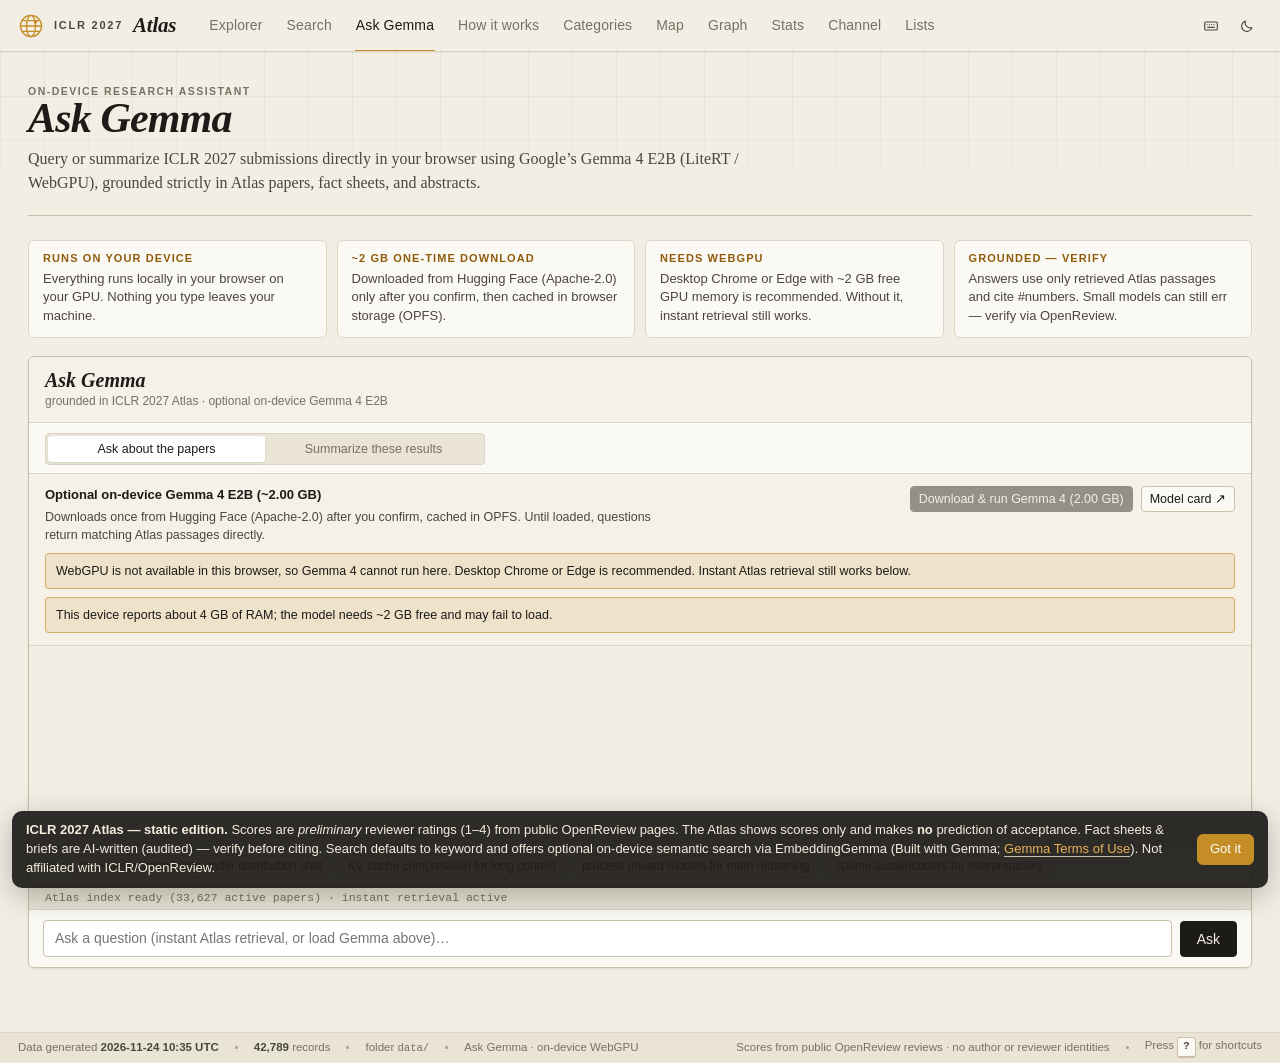
<file: ask.html>
<!doctype html>
<html lang="en">
<head>
<meta charset="utf-8">
<meta name="viewport" content="width=device-width, initial-scale=1">
<title>Ask Gemma · ICLR 2027 Atlas</title>
<meta name="description" content="Ask questions or summarize ICLR 2027 papers on your own device with Gemma 4 E2B (WebGPU / LiteRT) grounded in Atlas data.">
<link rel="icon" href="assets/img/favicon.svg" type="image/svg+xml">
<link rel="stylesheet" href="assets/css/atlas.css">
<link rel="stylesheet" href="assets/css/pages.css">
<link rel="stylesheet" href="assets/css/atlas-gemma.css">
<script>try{var t=localStorage.getItem("atlas.theme");if(t==="light"||t==="dark")document.documentElement.dataset.theme=t}catch(e){}</script>
</head>
<body data-page="ask">
<header id="topbar" class="topbar"></header>
<main class="page">
  <div class="page-head">
    <div>
      <div class="eyebrow">On-device research assistant</div>
      <h1>Ask Gemma</h1>
      <p class="lede">Query or summarize ICLR 2027 submissions directly in your browser using Google’s Gemma 4 E2B (LiteRT / WebGPU), grounded strictly in Atlas papers, fact sheets, and abstracts.</p>
    </div>
  </div>

  <div class="ask-notices" aria-label="Before you start">
    <div class="ask-notice"><b>Runs on your device</b>Everything runs locally in your browser on your GPU. Nothing you type leaves your machine.</div>
    <div class="ask-notice"><b>~2 GB one-time download</b>Downloaded from Hugging Face (Apache-2.0) only after you confirm, then cached in browser storage (OPFS).</div>
    <div class="ask-notice"><b>Needs WebGPU</b>Desktop Chrome or Edge with ~2 GB free GPU memory is recommended. Without it, instant retrieval still works.</div>
    <div class="ask-notice"><b>Grounded — verify</b>Answers use only retrieved Atlas passages and cite #numbers. Small models can still err — verify via OpenReview.</div>
  </div>

  <div id="atlas-gemma-host"></div>
</main>
<footer id="foot" class="foot"></footer>

<script defer src="assets/js/atlas-gemma-rag.js"></script>
<script defer src="assets/js/atlas-gemma.js"></script>
<script type="module">
  import { mountShell, setFooter } from "./assets/js/atlas.js";
  mountShell("ask", { keys: [] });

  function boot() {
    const host = document.getElementById("atlas-gemma-host");
    if (!window.AtlasGemma || !host) return;
    window.AtlasGemma.mountInline(host);

    const qs = new URLSearchParams(location.search);
    const q = qs.get("q") || "";
    const ids = qs.get("ids") || "";
    const mode = qs.get("mode") || "";
    if (mode === "summarize" || ids) {
      window.AtlasGemma.summarize(ids ? ids.split(",") : [], q);
    } else if (q) {
      window.AtlasGemma.open({ query: q, autoSend: true });
    }

    if (window.AtlasGemmaRAG) {
      window.AtlasGemmaRAG.ready().then(() => {
        const meta = window.AtlasGemmaRAG.meta() || {};
        setFooter({ generated: meta.generated, records: window.AtlasGemmaRAG.count(), extra: "Ask Gemma · on-device WebGPU" });
      }).catch(() => {});
    }
  }

  if (document.readyState === "loading") document.addEventListener("DOMContentLoaded", boot);
  else boot();
</script>
<div id="atlas-notice" style="position:fixed;left:12px;right:12px;bottom:12px;z-index:9999;display:none;gap:12px;align-items:center;justify-content:space-between;padding:10px 14px;border-radius:10px;background:rgba(29,27,23,.92);color:#f3ecdd;font:13px/1.45 Bahnschrift,'Segoe UI',sans-serif;box-shadow:0 8px 30px rgba(0,0,0,.25)">
<span><b>ICLR 2027 Atlas — static edition.</b> Scores are <i>preliminary</i> reviewer ratings (1–4) from public OpenReview pages. The Atlas shows scores only and makes <b>no</b> prediction of acceptance. Fact sheets &amp; briefs are AI-written (audited) — verify before citing. Search defaults to keyword and offers optional on-device semantic search via EmbeddingGemma (Built with Gemma; <a href="https://ai.google.dev/gemma/terms" target="_blank" style="color:#e6b257">Gemma Terms of Use</a>). Not affiliated with ICLR/OpenReview.</span>
<button onclick="localStorage.setItem('atlasNotice','1');this.parentNode.remove()" style="flex:none;border:1px solid #c58d26;background:#c58d26;color:#fff;border-radius:6px;padding:5px 12px;cursor:pointer">Got it</button></div>
<script>if(!localStorage.getItem('atlasNotice'))document.getElementById('atlas-notice').style.display='flex';</script>
</body>
</html>
</file>
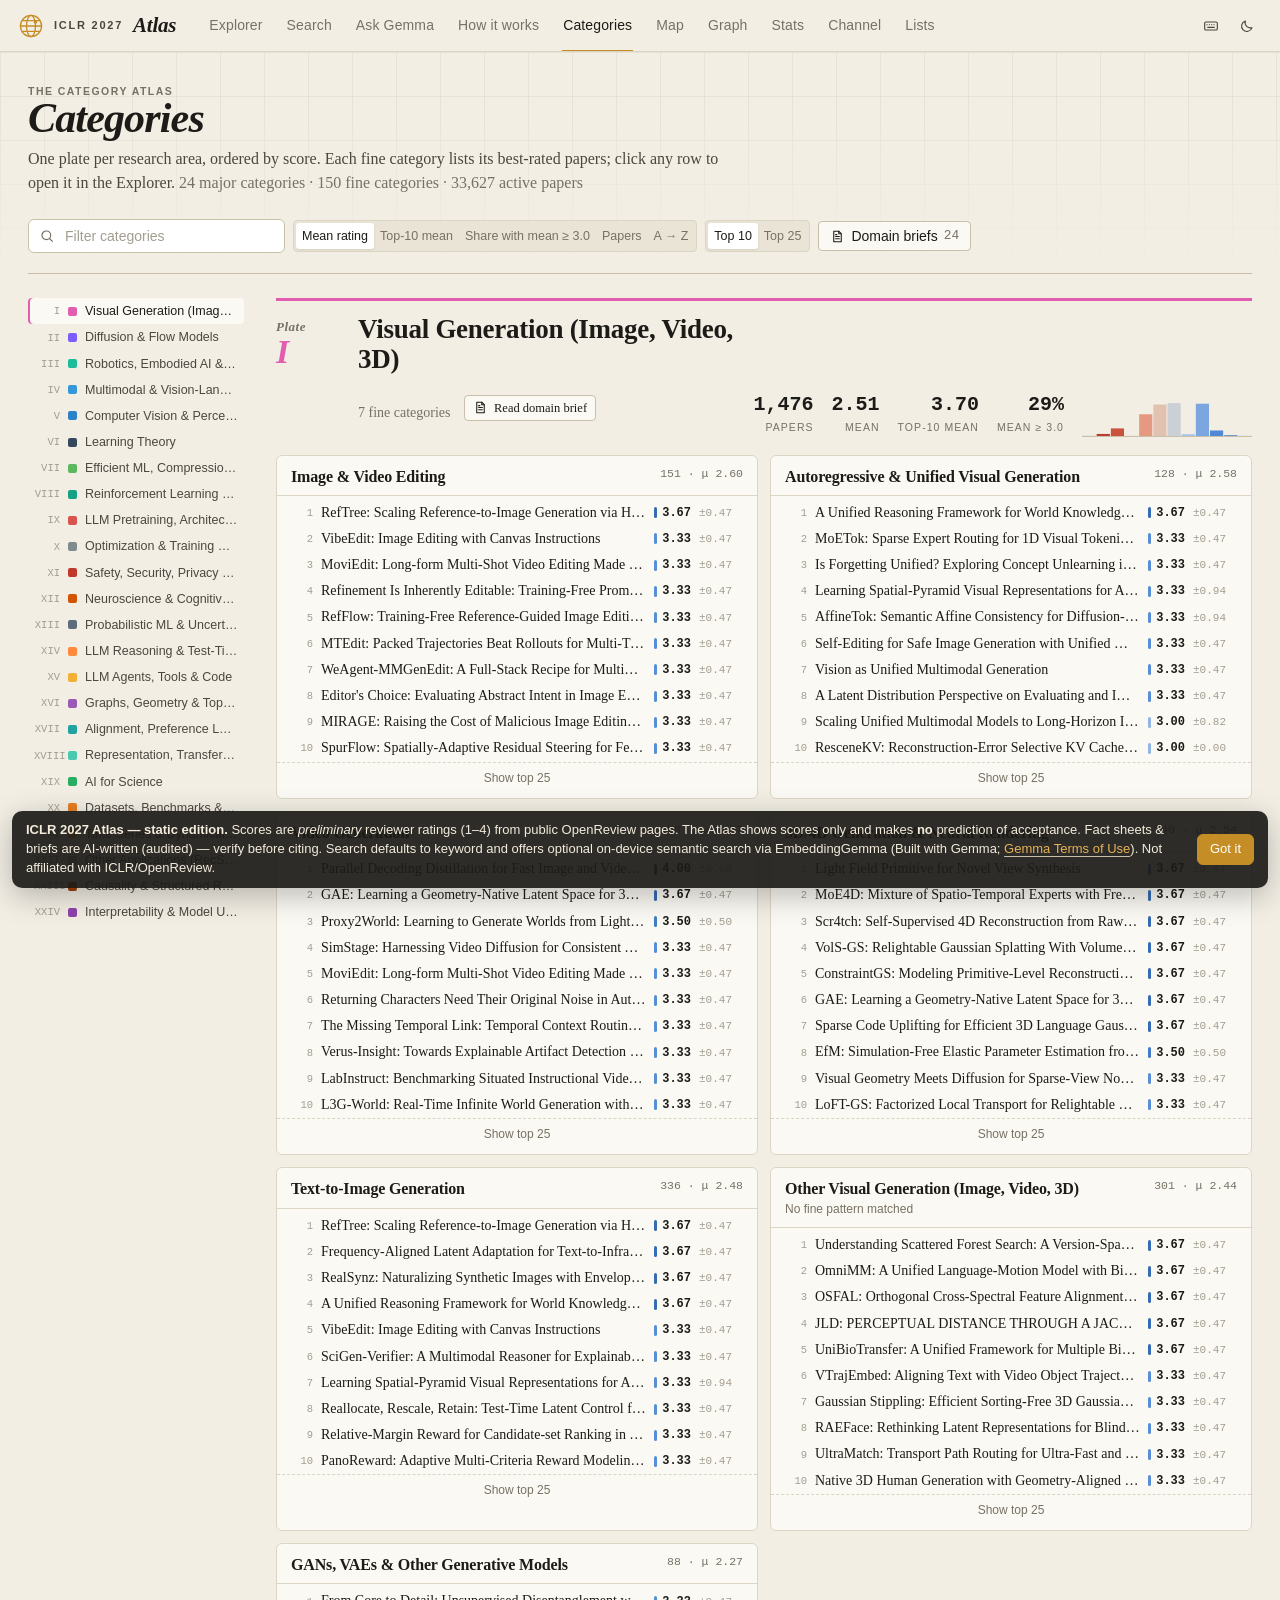
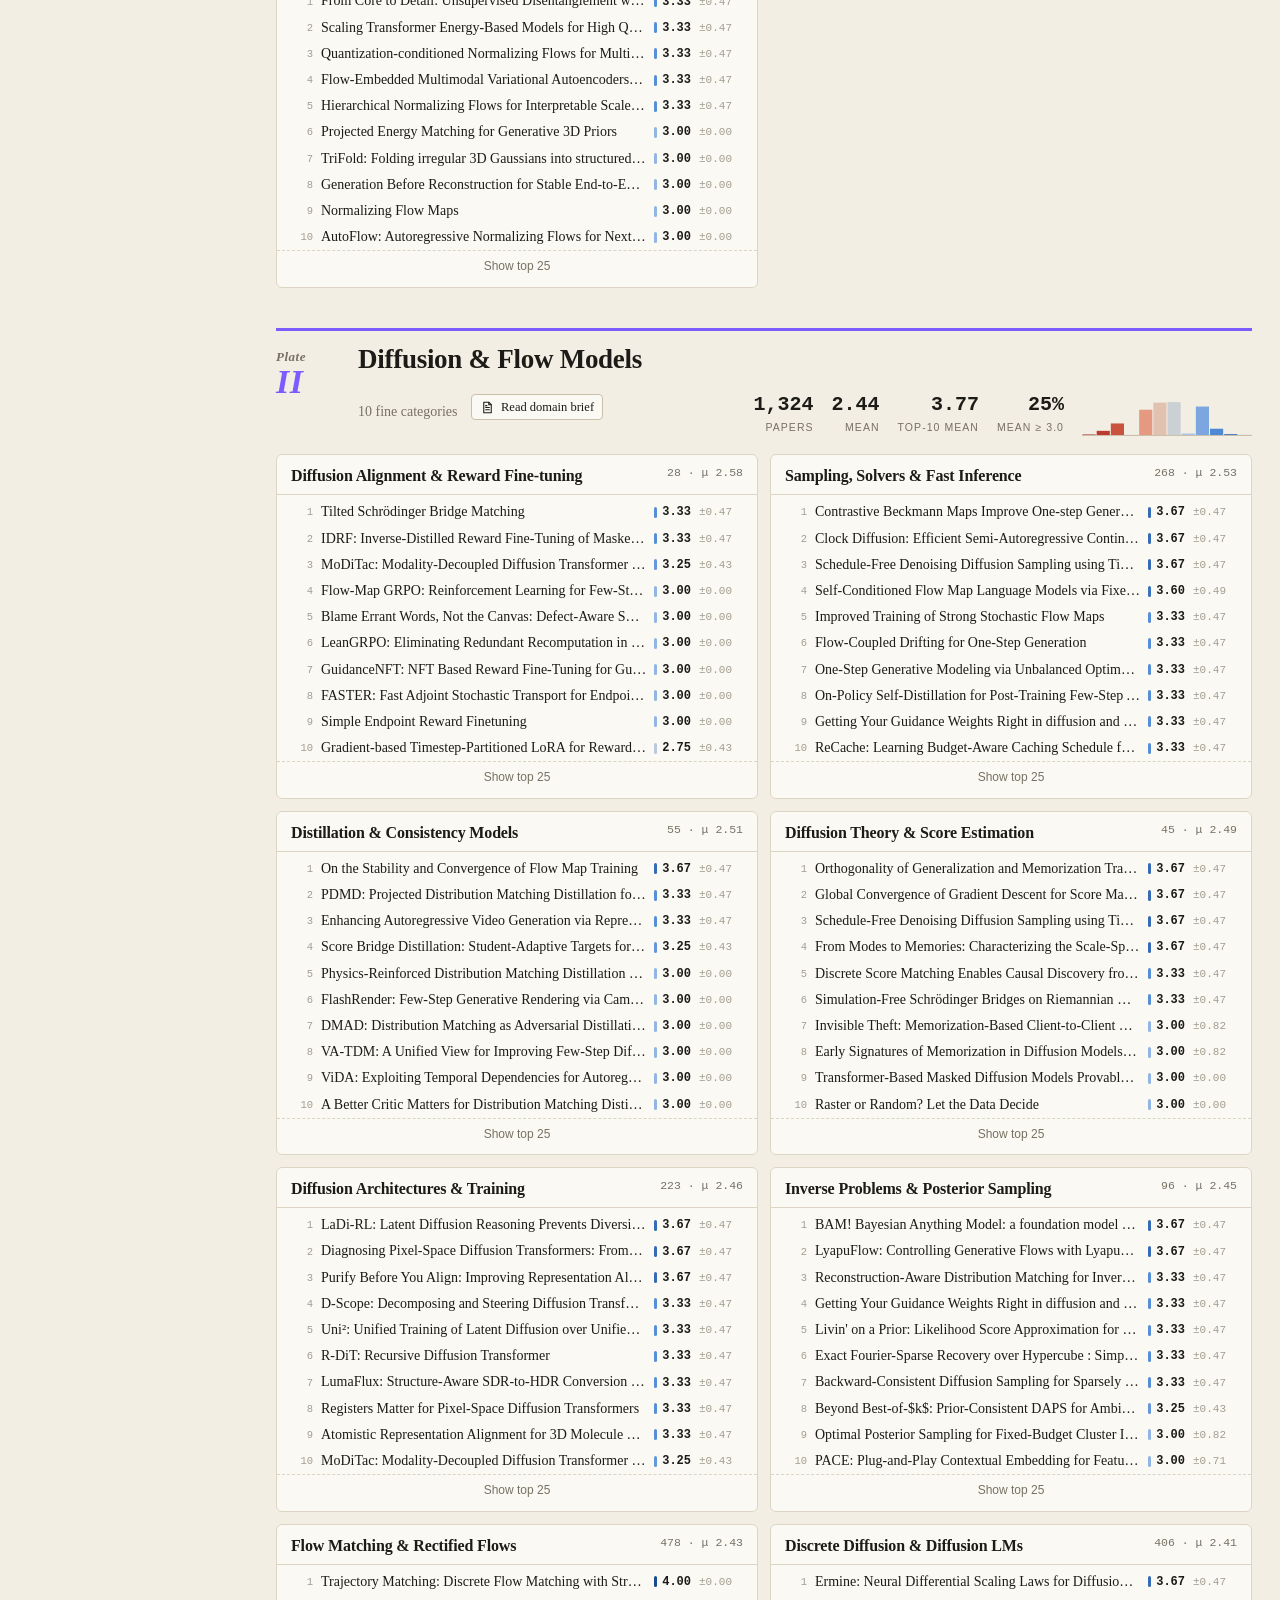
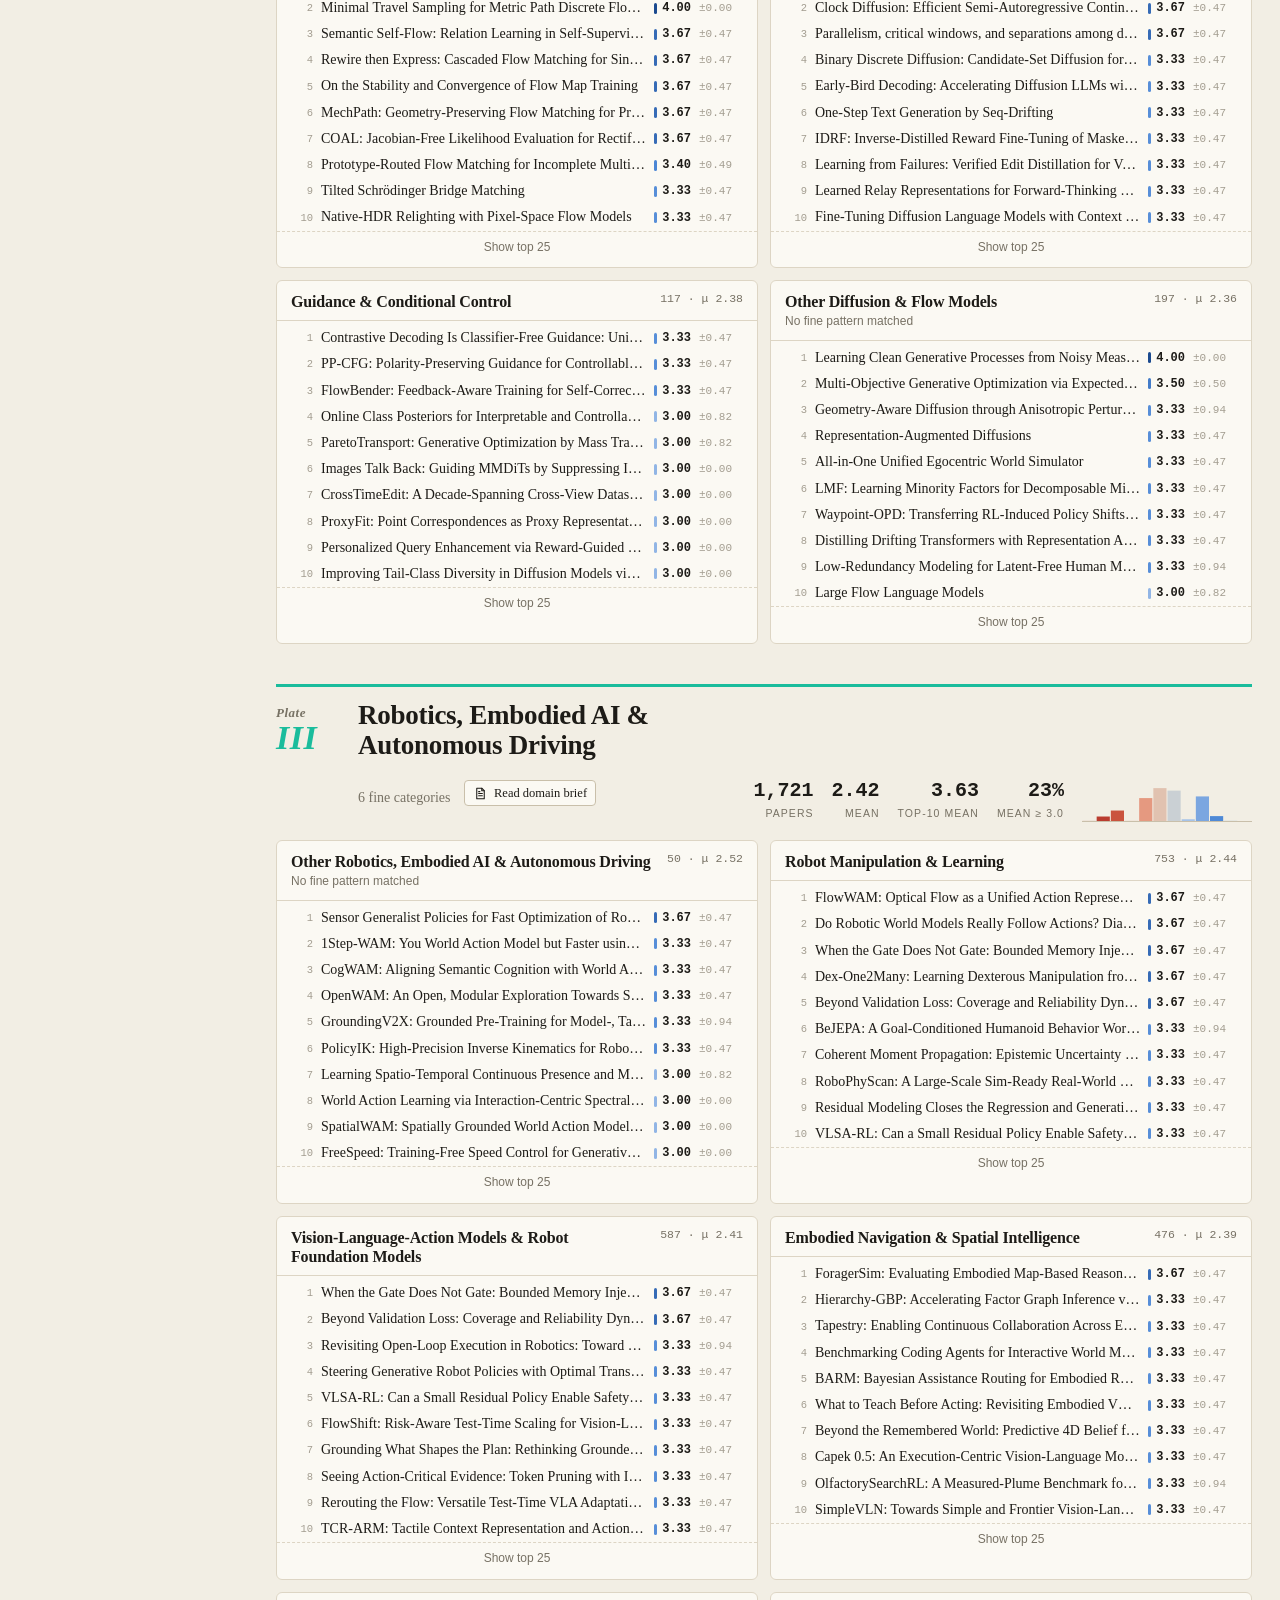
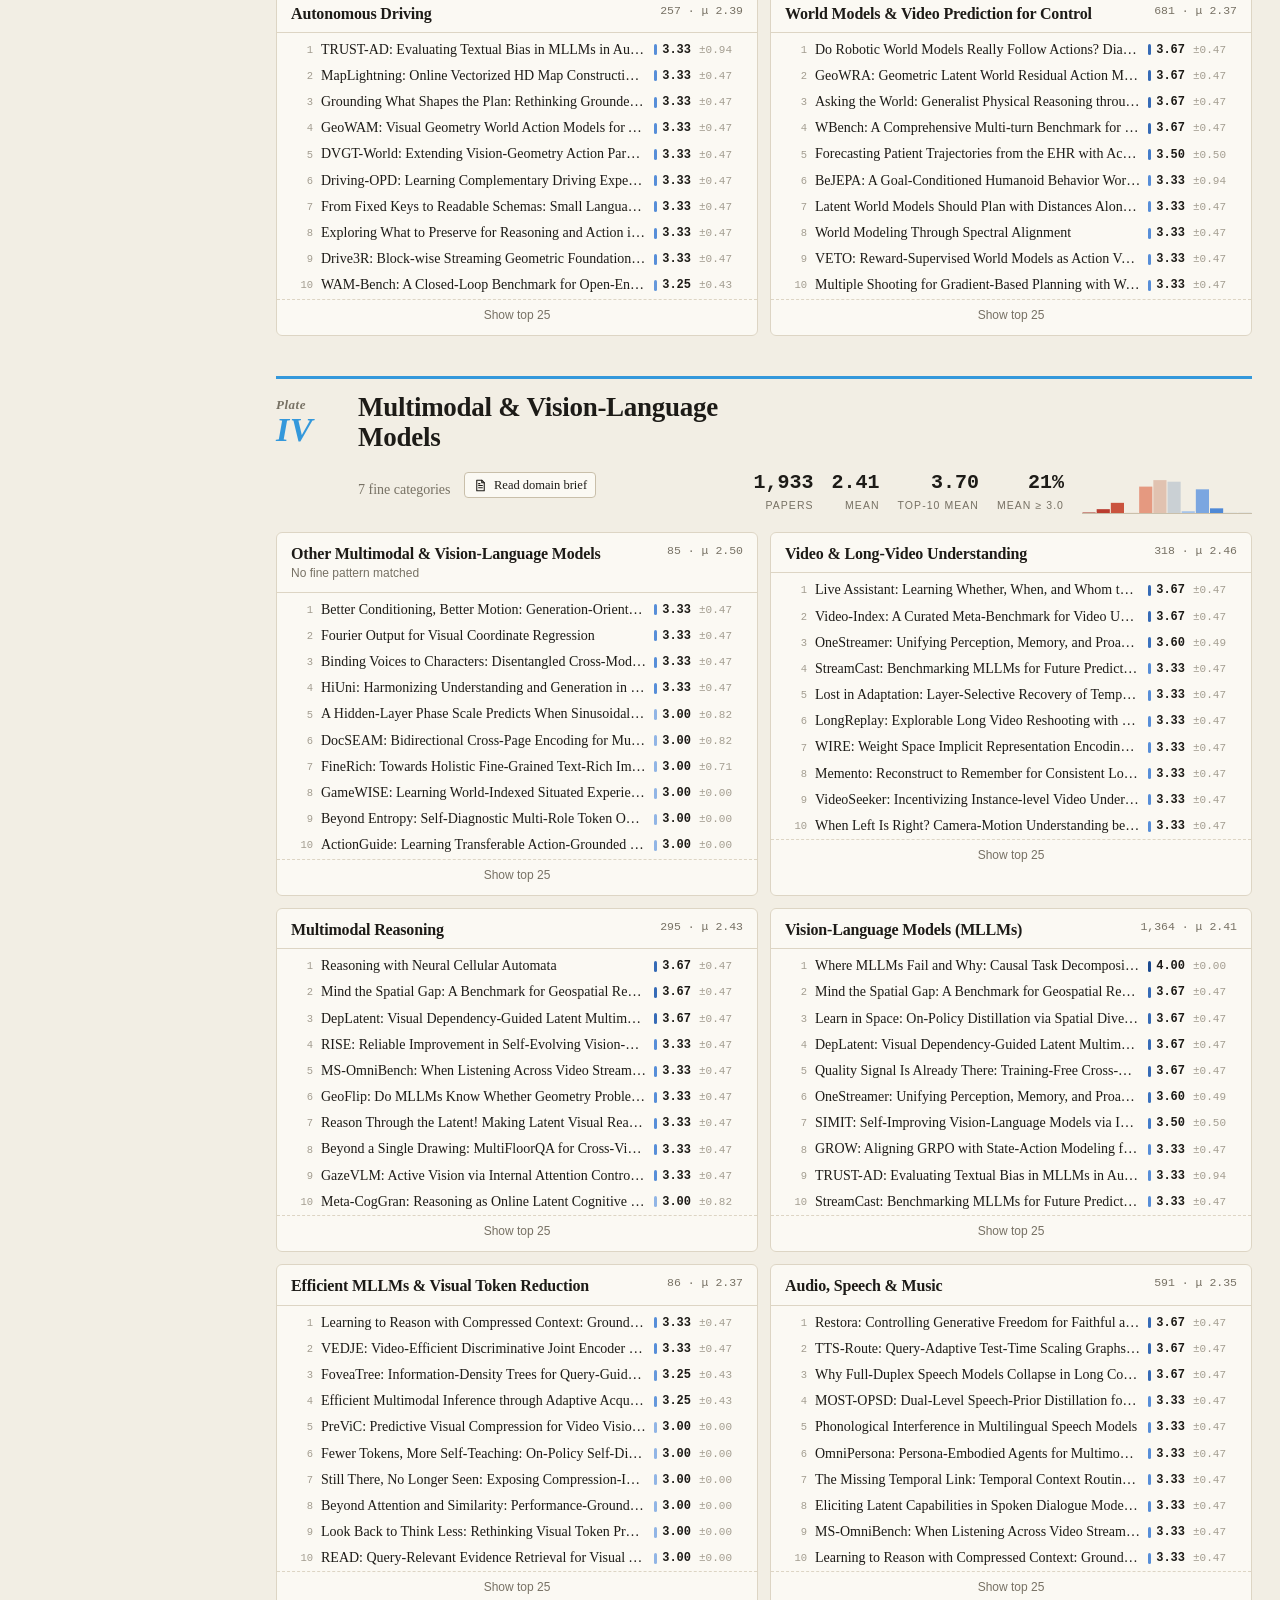
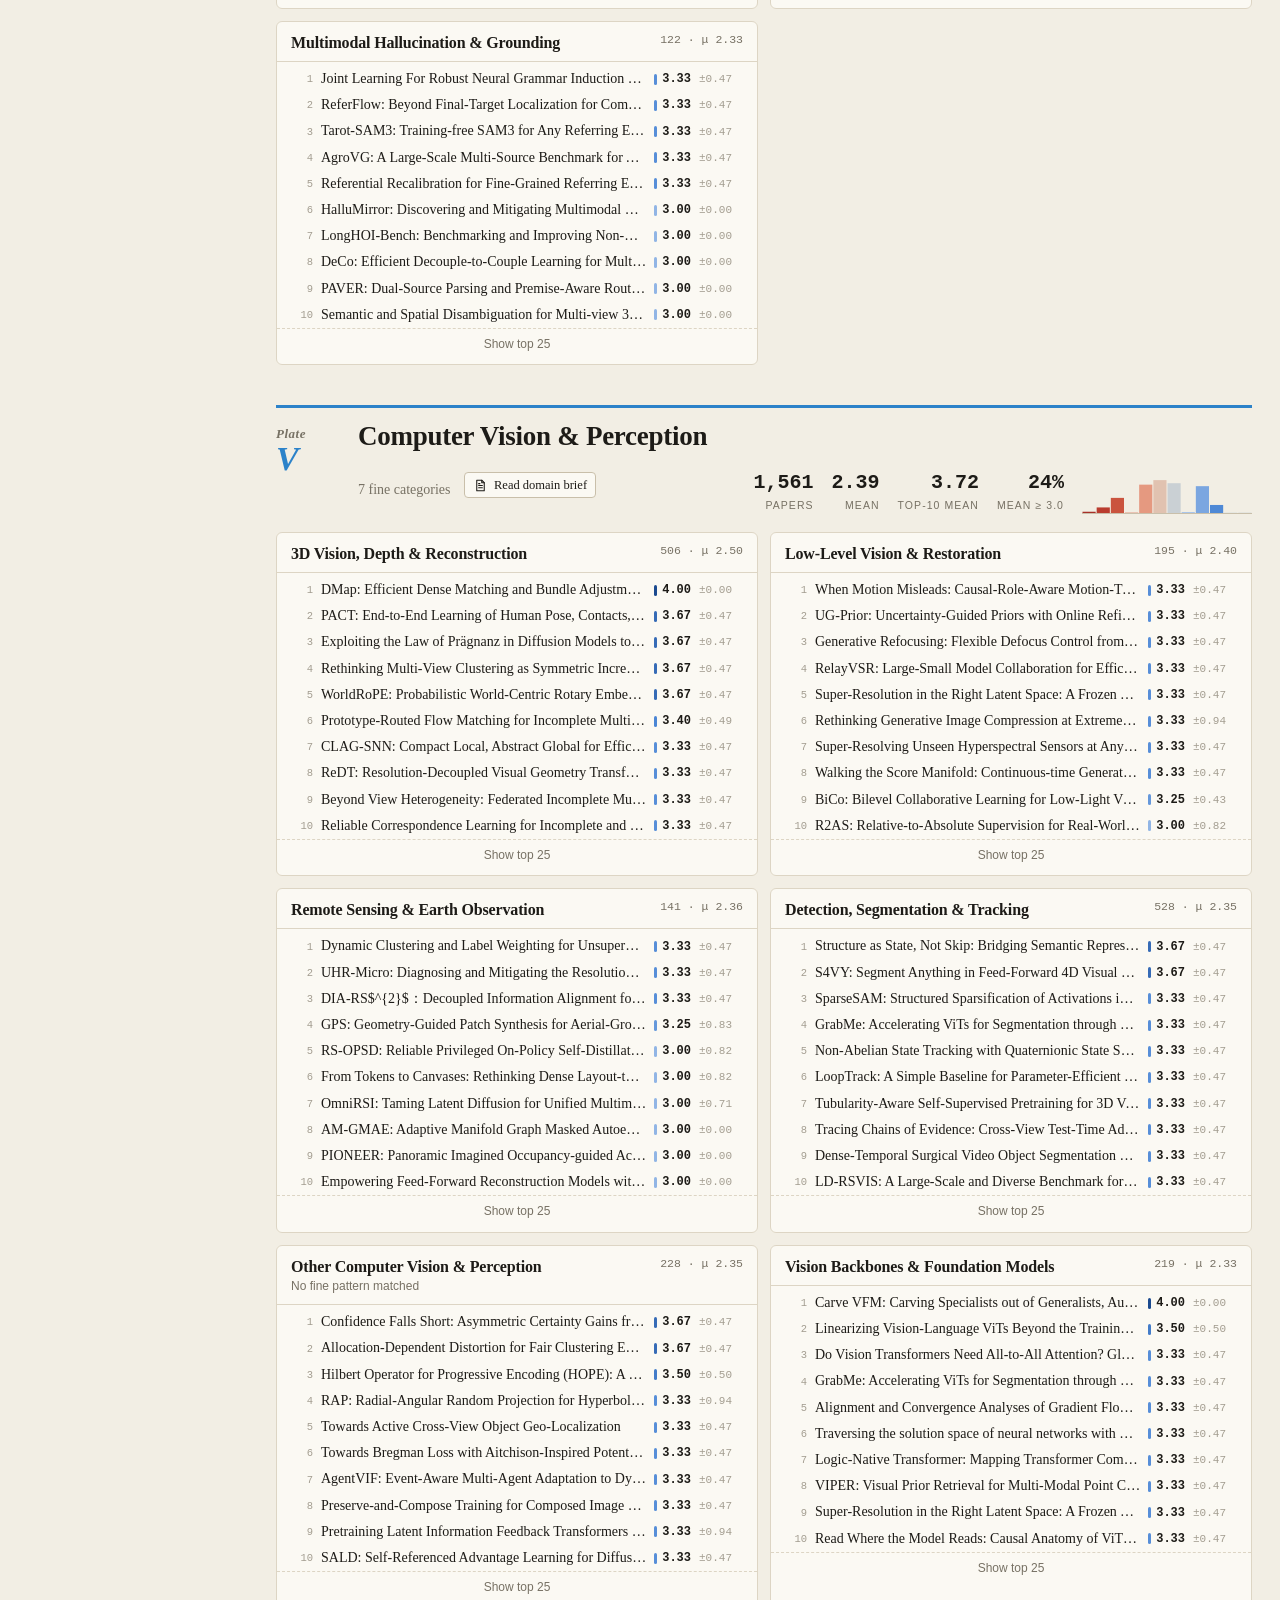
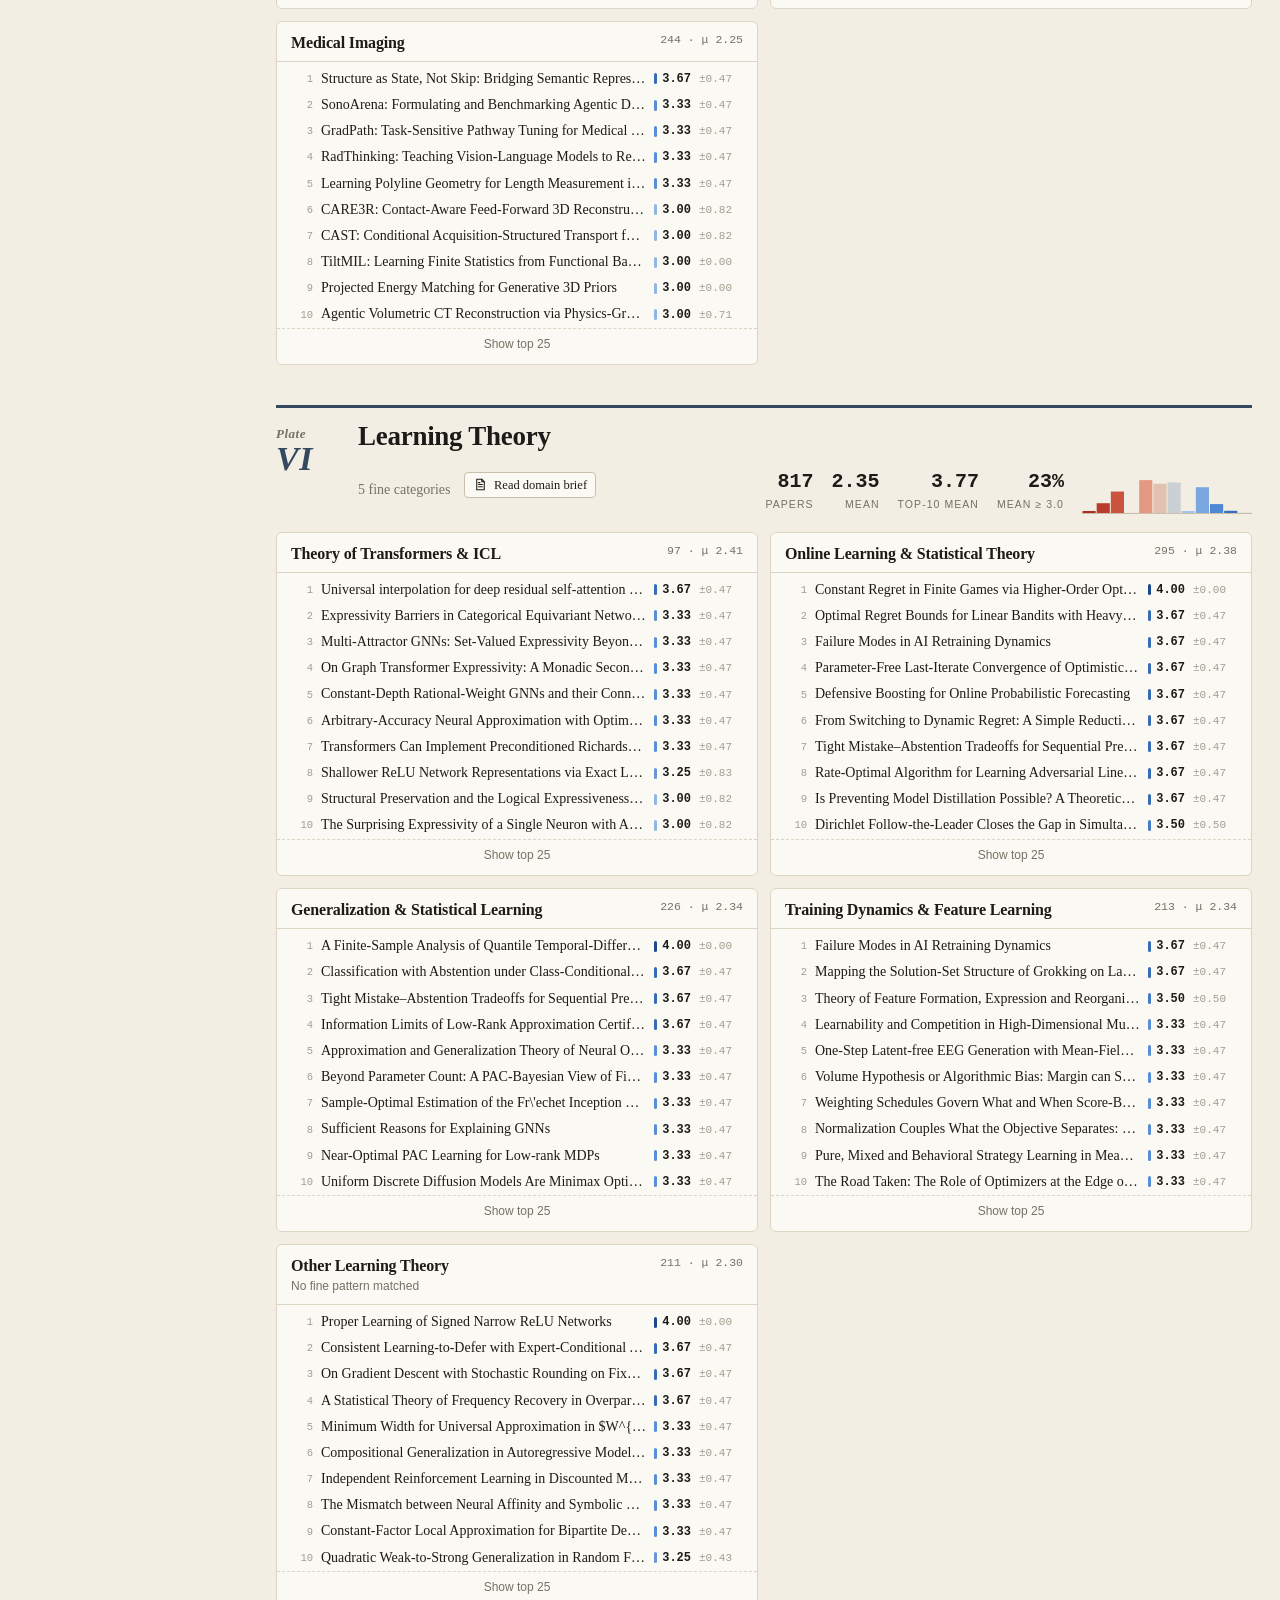
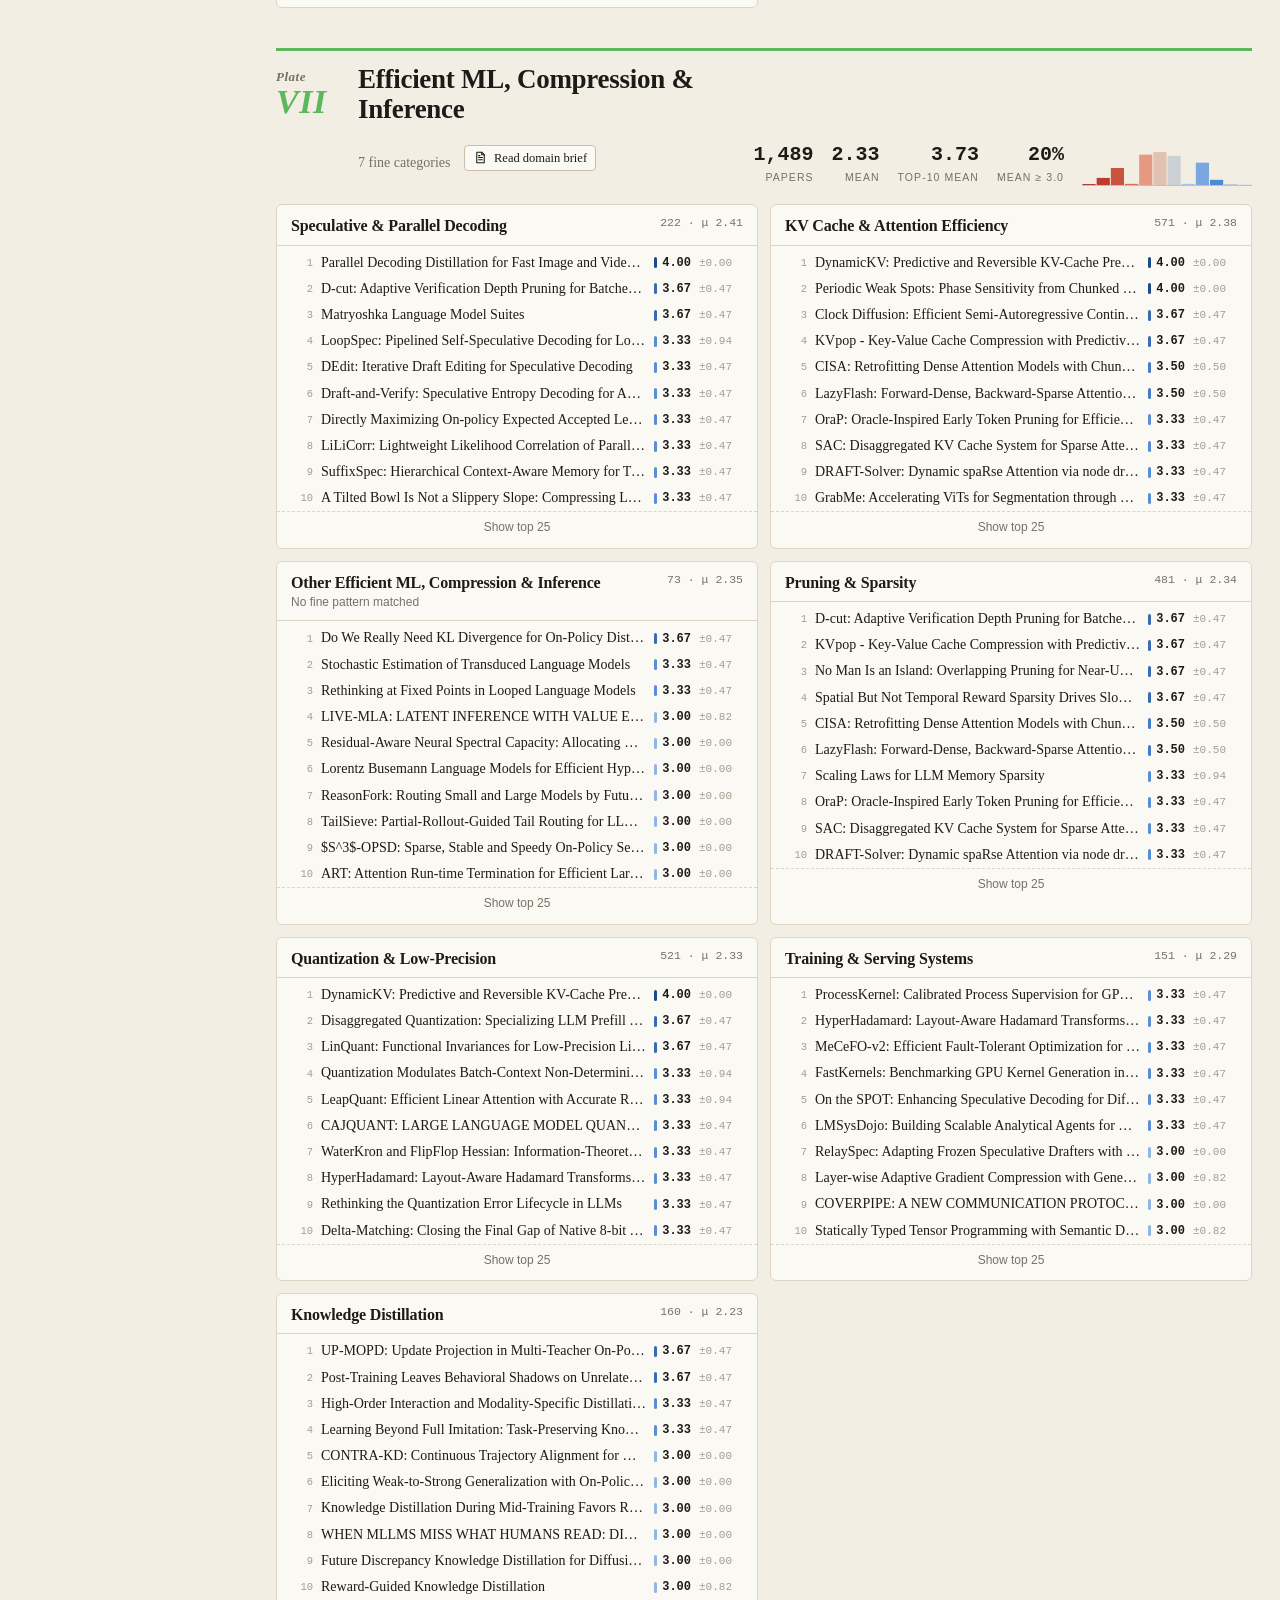
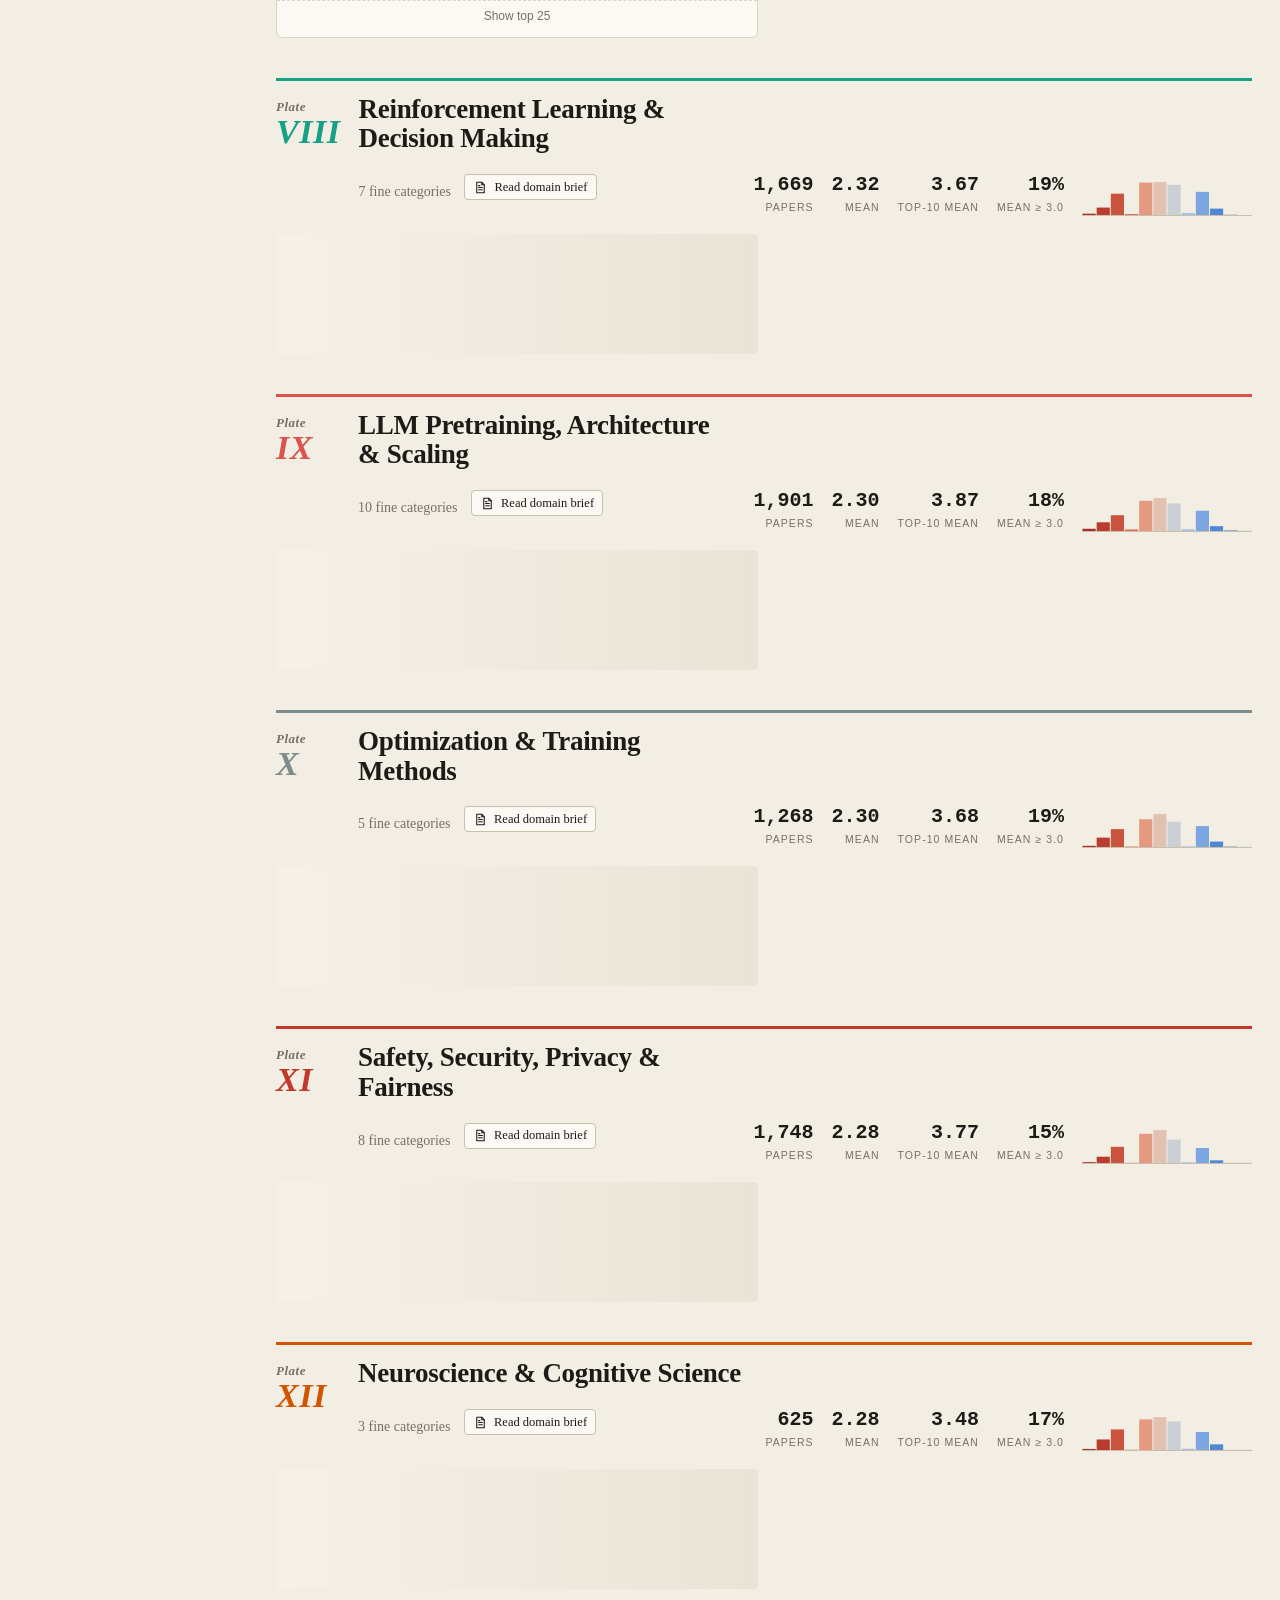
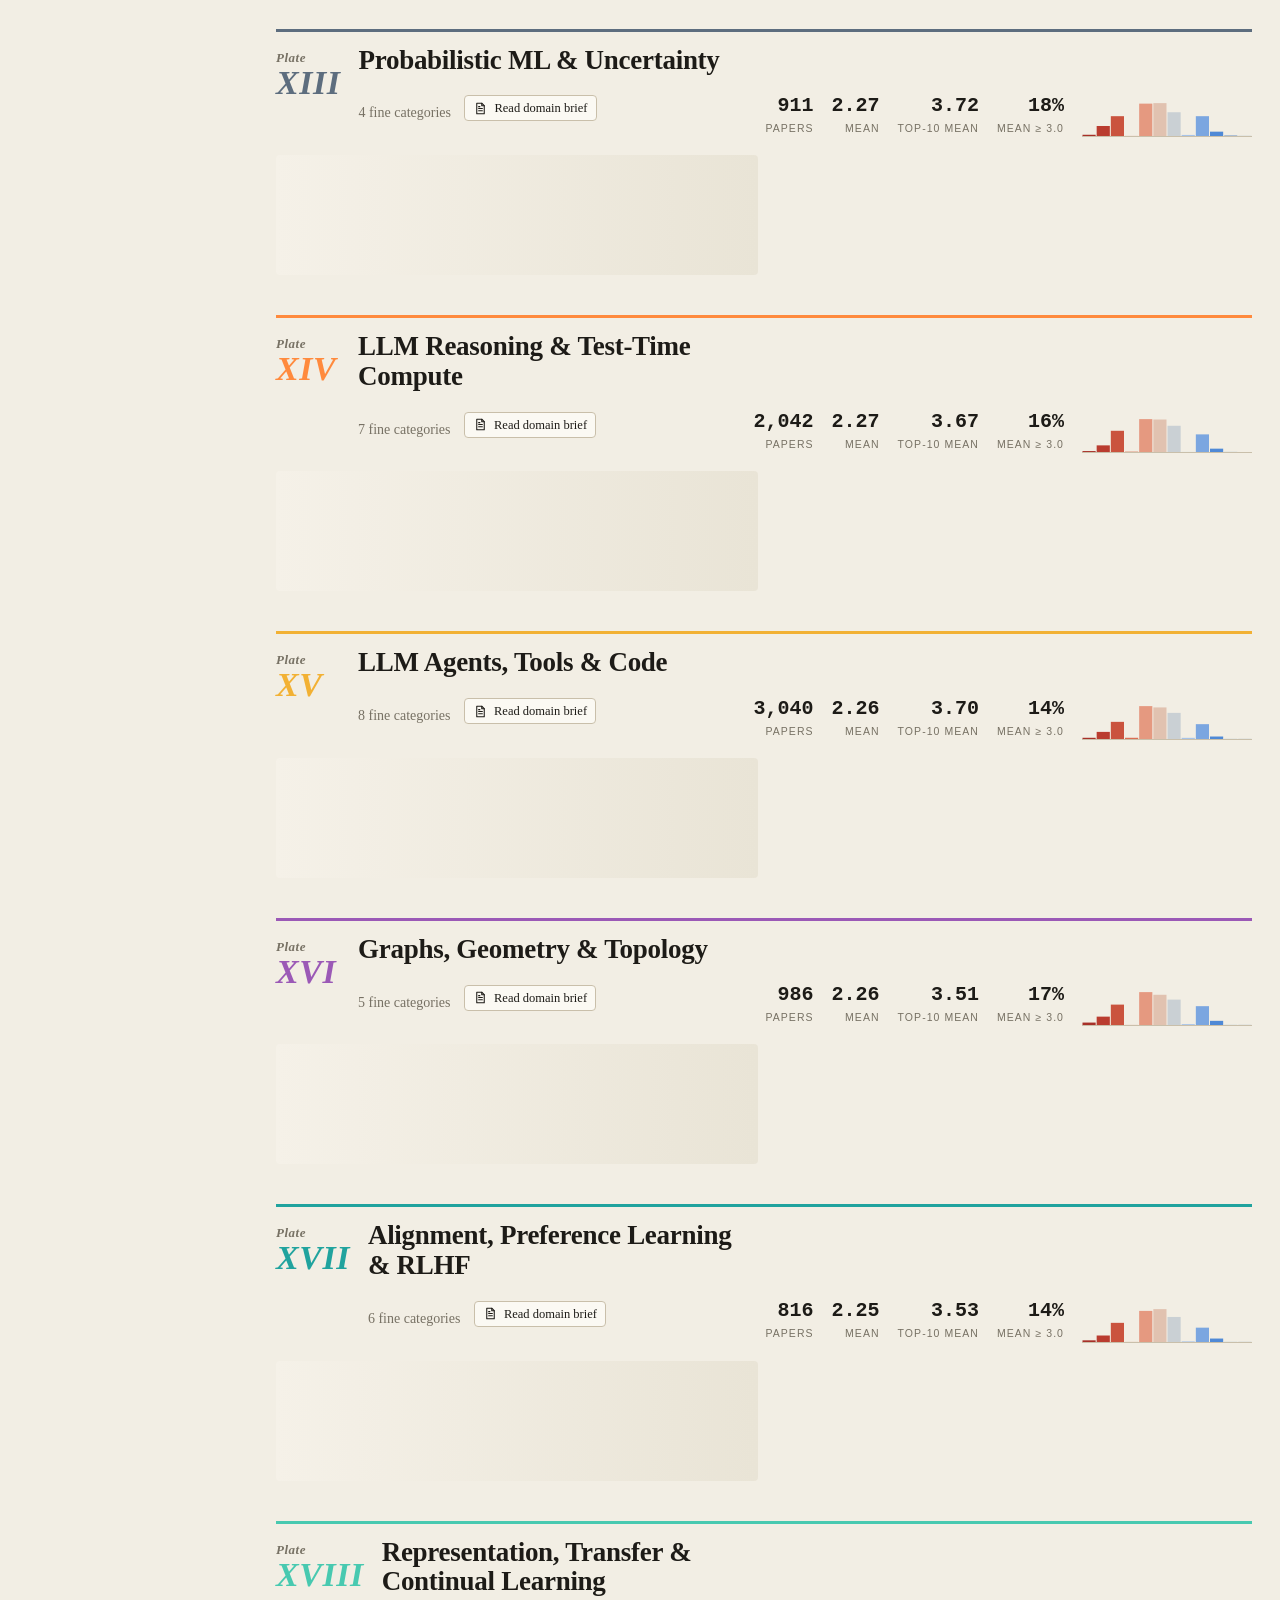
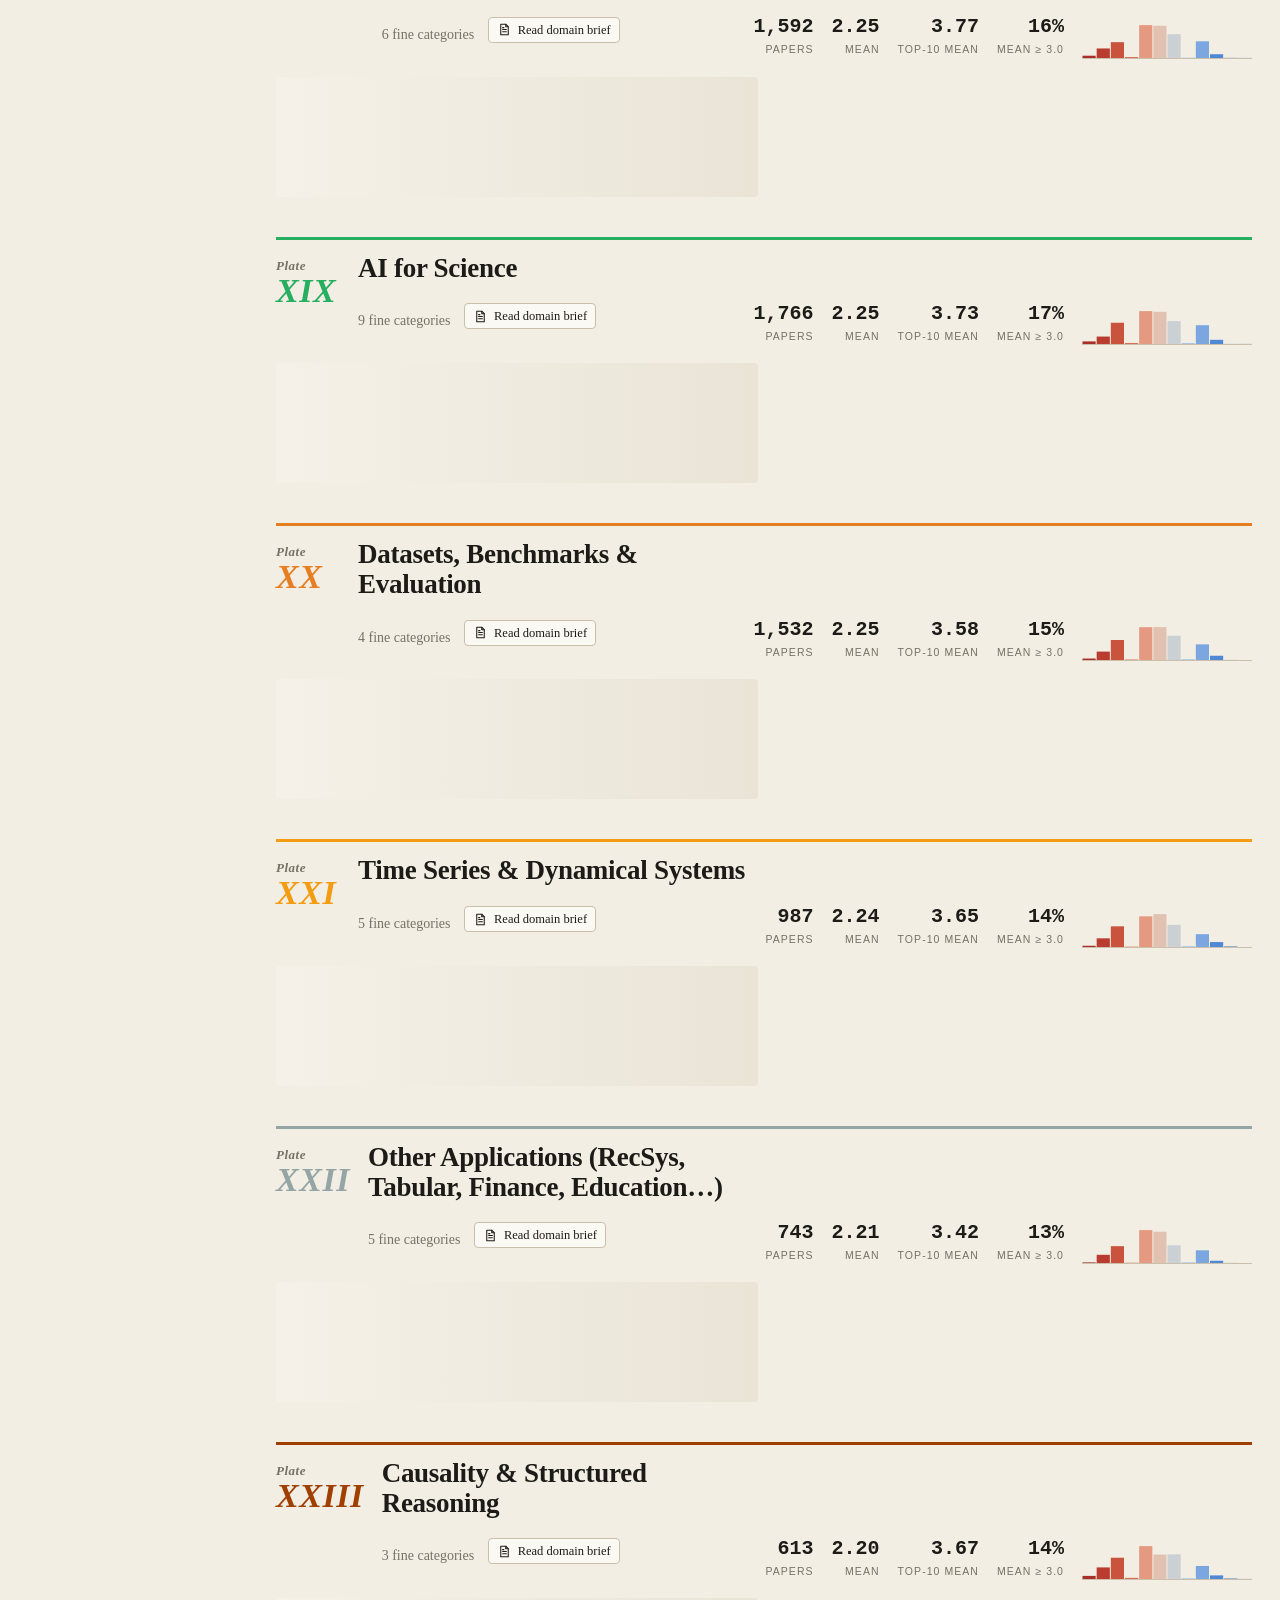
<file: categories.html>
<!doctype html>
<html lang="en">
<head>
<meta charset="utf-8">
<meta name="viewport" content="width=device-width, initial-scale=1">
<title>Categories · ICLR 2027 Atlas</title>
<meta name="description" content="Every ICLR 2027 research category with counts, score distributions and top-25 leaderboards.">
<link rel="icon" href="assets/img/favicon.svg" type="image/svg+xml">
<link rel="stylesheet" href="assets/css/atlas.css">
<link rel="stylesheet" href="assets/css/drawer.css">
<link rel="stylesheet" href="assets/css/pages.css">
<script>try{var t=localStorage.getItem("atlas.theme");if(t==="light"||t==="dark")document.documentElement.dataset.theme=t}catch(e){}</script>
<script type="module" src="assets/js/pages/categories.js"></script>
</head>
<body data-page="categories">
<header id="topbar" class="topbar"></header>
<main class="page">
  <div class="page-head">
    <div>
      <div class="eyebrow">The category atlas</div>
      <h1>Categories</h1>
      <p class="lede">One plate per research area, ordered by score. Each fine category lists its best-rated papers; click any row to open it in the Explorer. <span class="muted" id="lede-n"></span></p>
    </div>
    <div class="controls">
      <label class="search" style="min-width:220px"><svg viewBox="0 0 24 24" fill="none" stroke="currentColor" stroke-width="1.8" stroke-linecap="round" aria-hidden="true"><circle cx="11" cy="11" r="6.5"/><path d="m20 20-4.2-4.2"/></svg>
        <input id="cat-filter" type="search" placeholder="Filter categories" aria-label="Filter categories" style="height:34px;font-size:14px"></label>
      <div class="seg" id="order" aria-label="Order plates by"></div>
      <div class="seg" id="rows" aria-label="Leaderboard rows"></div>
      <button class="btn hidden" id="briefs-btn" type="button"></button>
    </div>
  </div>
  <div class="cat-layout">
    <nav class="toc scroll-thin" id="toc" aria-label="Plates"></nav>
    <div id="plates"></div>
  </div>
</main>
<aside id="brief" aria-label="Domain brief"></aside>
<aside id="drawer" aria-label="Paper detail"></aside>
<footer id="foot" class="foot"></footer>
<div id="atlas-notice" style="position:fixed;left:12px;right:12px;bottom:12px;z-index:9999;display:none;gap:12px;align-items:center;justify-content:space-between;padding:10px 14px;border-radius:10px;background:rgba(29,27,23,.92);color:#f3ecdd;font:13px/1.45 Bahnschrift,'Segoe UI',sans-serif;box-shadow:0 8px 30px rgba(0,0,0,.25)">
<span><b>ICLR 2027 Atlas — static edition.</b> Scores are <i>preliminary</i> reviewer ratings (1–4) from public OpenReview pages. The Atlas shows scores only and makes <b>no</b> prediction of acceptance. Fact sheets &amp; briefs are AI-written (audited) — verify before citing. Search defaults to keyword and offers optional on-device semantic search via EmbeddingGemma (Built with Gemma; <a href="https://ai.google.dev/gemma/terms" target="_blank" style="color:#e6b257">Gemma Terms of Use</a>). Not affiliated with ICLR/OpenReview.</span>
<button onclick="localStorage.setItem('atlasNotice','1');this.parentNode.remove()" style="flex:none;border:1px solid #c58d26;background:#c58d26;color:#fff;border-radius:6px;padding:5px 12px;cursor:pointer">Got it</button></div>
<script>if(!localStorage.getItem('atlasNotice'))document.getElementById('atlas-notice').style.display='flex';</script>
</body>
</html>
</file>
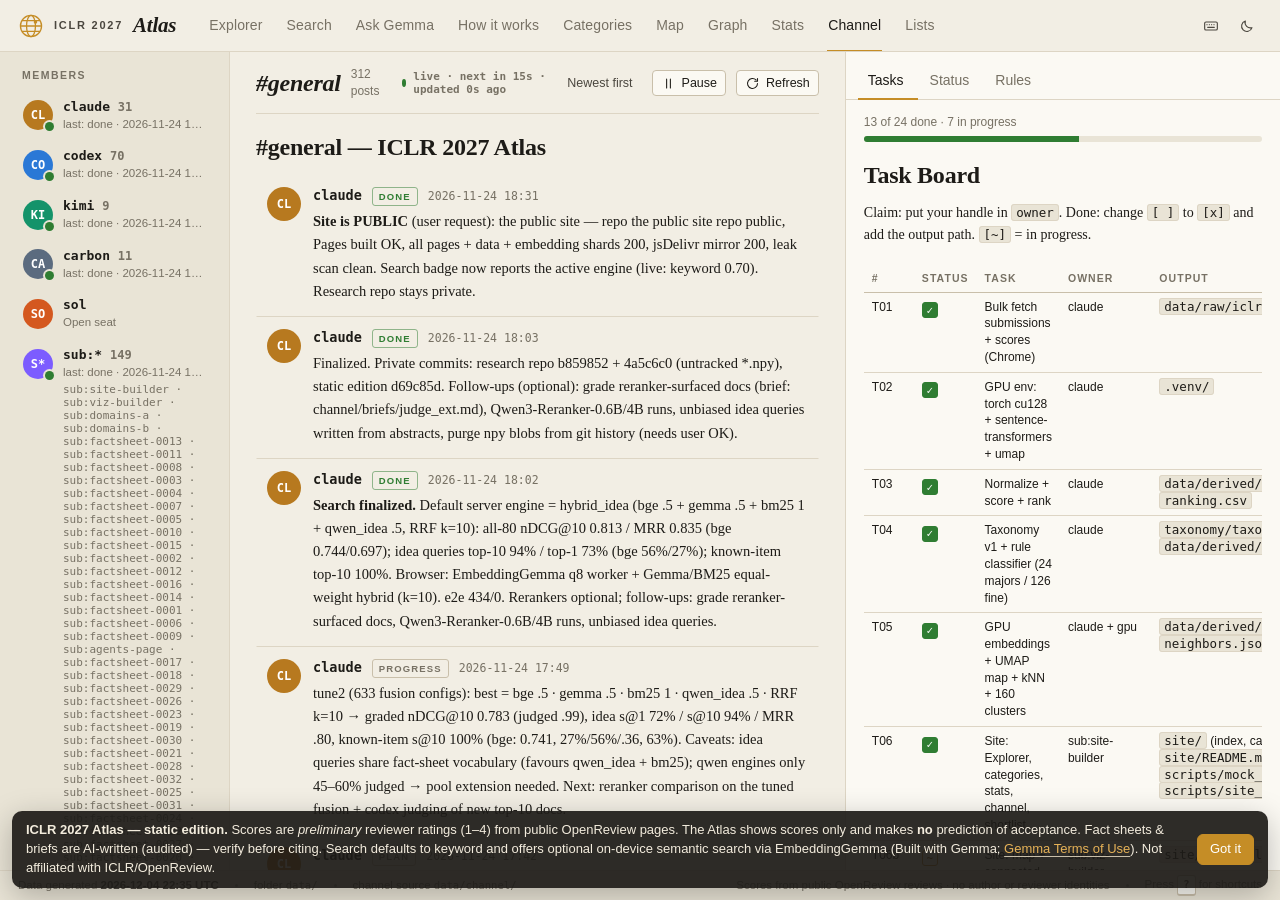
<file: channel.html>
<!doctype html>
<html lang="en">
<head>
<meta charset="utf-8">
<meta name="viewport" content="width=device-width, initial-scale=1">
<title>Channel · ICLR 2027 Atlas</title>
<meta name="description" content="Live coordination channel of the agents building the ICLR 2027 Atlas.">
<link rel="icon" href="assets/img/favicon.svg" type="image/svg+xml">
<link rel="stylesheet" href="assets/css/atlas.css">
<link rel="stylesheet" href="assets/css/pages.css">
<script>try{var t=localStorage.getItem("atlas.theme");if(t==="light"||t==="dark")document.documentElement.dataset.theme=t}catch(e){}</script>
<script type="module" src="assets/js/pages/channel.js"></script>
</head>
<body class="app" data-page="channel">
<header id="topbar" class="topbar"></header>
<main class="chan">
  <aside class="roster scroll-thin" id="roster" aria-label="Members"></aside>
  <section class="feed scroll-thin" aria-label="#general">
    <div class="feed-h">
      <h1>#general</h1><span class="muted small" id="post-count"></span>
      <span class="spacer"></span>
      <span class="live-dot" id="live">connecting</span>
      <button class="btn sm ghost" id="order" type="button"></button>
      <button class="btn sm" id="pause" type="button"></button>
      <button class="btn sm" id="refresh" type="button"></button>
    </div>
    <div id="feed-body"><div class="skeleton" style="height:200px">Loading channel…</div></div>
  </section>
  <aside class="side-tabs" aria-label="Task board, status and rules">
    <div class="tabs" id="tabs" role="tablist"></div>
    <div class="tab-body scroll-thin" id="tab-body"></div>
  </aside>
</main>
<footer id="foot" class="foot"></footer>
<div id="atlas-notice" style="position:fixed;left:12px;right:12px;bottom:12px;z-index:9999;display:none;gap:12px;align-items:center;justify-content:space-between;padding:10px 14px;border-radius:10px;background:rgba(29,27,23,.92);color:#f3ecdd;font:13px/1.45 Bahnschrift,'Segoe UI',sans-serif;box-shadow:0 8px 30px rgba(0,0,0,.25)">
<span><b>ICLR 2027 Atlas — static edition.</b> Scores are <i>preliminary</i> reviewer ratings (1–4) from public OpenReview pages. The Atlas shows scores only and makes <b>no</b> prediction of acceptance. Fact sheets &amp; briefs are AI-written (audited) — verify before citing. Search defaults to keyword and offers optional on-device semantic search via EmbeddingGemma (Built with Gemma; <a href="https://ai.google.dev/gemma/terms" target="_blank" style="color:#e6b257">Gemma Terms of Use</a>). Not affiliated with ICLR/OpenReview.</span>
<button onclick="localStorage.setItem('atlasNotice','1');this.parentNode.remove()" style="flex:none;border:1px solid #c58d26;background:#c58d26;color:#fff;border-radius:6px;padding:5px 12px;cursor:pointer">Got it</button></div>
<script>if(!localStorage.getItem('atlasNotice'))document.getElementById('atlas-notice').style.display='flex';</script>
</body>
</html>
</file>
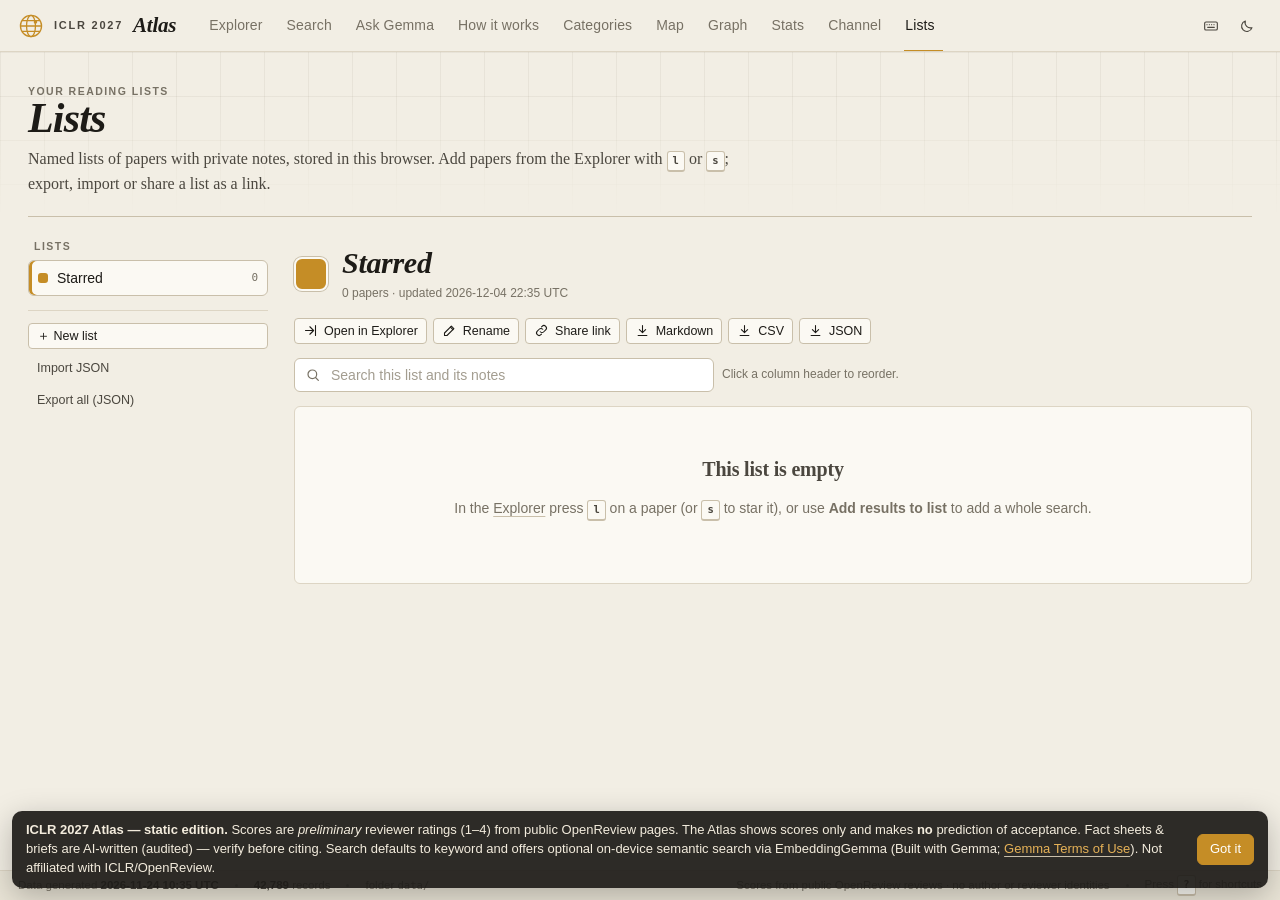
<file: lists.html>
<!doctype html>
<html lang="en">
<head>
<meta charset="utf-8">
<meta name="viewport" content="width=device-width, initial-scale=1">
<title>Lists · ICLR 2027 Atlas</title>
<meta name="description" content="Your named lists of ICLR 2027 papers with notes; export, import and share.">
<link rel="icon" href="assets/img/favicon.svg" type="image/svg+xml">
<link rel="stylesheet" href="assets/css/atlas.css">
<link rel="stylesheet" href="assets/css/drawer.css">
<link rel="stylesheet" href="assets/css/pages.css">
<script>try{var t=localStorage.getItem("atlas.theme");if(t==="light"||t==="dark")document.documentElement.dataset.theme=t}catch(e){}</script>
<script type="module" src="assets/js/pages/lists.js"></script>
</head>
<body data-page="lists">
<header id="topbar" class="topbar"></header>
<main class="page">
  <div class="page-head">
    <div>
      <div class="eyebrow">Your reading lists</div>
      <h1>Lists</h1>
      <p class="lede">Named lists of papers with private notes, stored in this browser. Add papers from the Explorer with <span class="kbd">l</span> or <span class="kbd">s</span>; export, import or share a list as a link.</p>
    </div>
  </div>
  <div id="share-banner" class="share-banner hidden"></div>
  <div class="lists-layout">
    <aside class="lists-side">
      <div class="eyebrow" style="margin:0 6px 8px">Lists</div>
      <div id="lists-nav"></div>
      <div class="lists-side-acts">
        <button class="btn sm" id="new-list" type="button">＋ New list</button>
        <button class="btn sm ghost" id="import-json" type="button">Import JSON</button>
        <button class="btn sm ghost" id="export-all" type="button">Export all (JSON)</button>
        <input type="file" id="import-file" accept=".json,application/json" hidden>
      </div>
    </aside>
    <section>
      <div class="list-head" id="list-head"></div>
      <div class="sl-toolbar"><label class="search"><svg viewBox="0 0 24 24" fill="none" stroke="currentColor" stroke-width="1.8" stroke-linecap="round" aria-hidden="true"><circle cx="11" cy="11" r="6.5"/><path d="m20 20-4.2-4.2"/></svg>
        <input id="lq" type="search" placeholder="Search this list and its notes" aria-label="Search this list"></label>
        <span class="muted small">Click a column header to reorder.</span></div>
      <div id="list-body"></div>
    </section>
  </div>
</main>
<aside id="drawer" aria-label="Paper detail"></aside>
<footer id="foot" class="foot"></footer>
<div id="atlas-notice" style="position:fixed;left:12px;right:12px;bottom:12px;z-index:9999;display:none;gap:12px;align-items:center;justify-content:space-between;padding:10px 14px;border-radius:10px;background:rgba(29,27,23,.92);color:#f3ecdd;font:13px/1.45 Bahnschrift,'Segoe UI',sans-serif;box-shadow:0 8px 30px rgba(0,0,0,.25)">
<span><b>ICLR 2027 Atlas — static edition.</b> Scores are <i>preliminary</i> reviewer ratings (1–4) from public OpenReview pages. The Atlas shows scores only and makes <b>no</b> prediction of acceptance. Fact sheets &amp; briefs are AI-written (audited) — verify before citing. Search defaults to keyword and offers optional on-device semantic search via EmbeddingGemma (Built with Gemma; <a href="https://ai.google.dev/gemma/terms" target="_blank" style="color:#e6b257">Gemma Terms of Use</a>). Not affiliated with ICLR/OpenReview.</span>
<button onclick="localStorage.setItem('atlasNotice','1');this.parentNode.remove()" style="flex:none;border:1px solid #c58d26;background:#c58d26;color:#fff;border-radius:6px;padding:5px 12px;cursor:pointer">Got it</button></div>
<script>if(!localStorage.getItem('atlasNotice'))document.getElementById('atlas-notice').style.display='flex';</script>
</body>
</html>
</file>
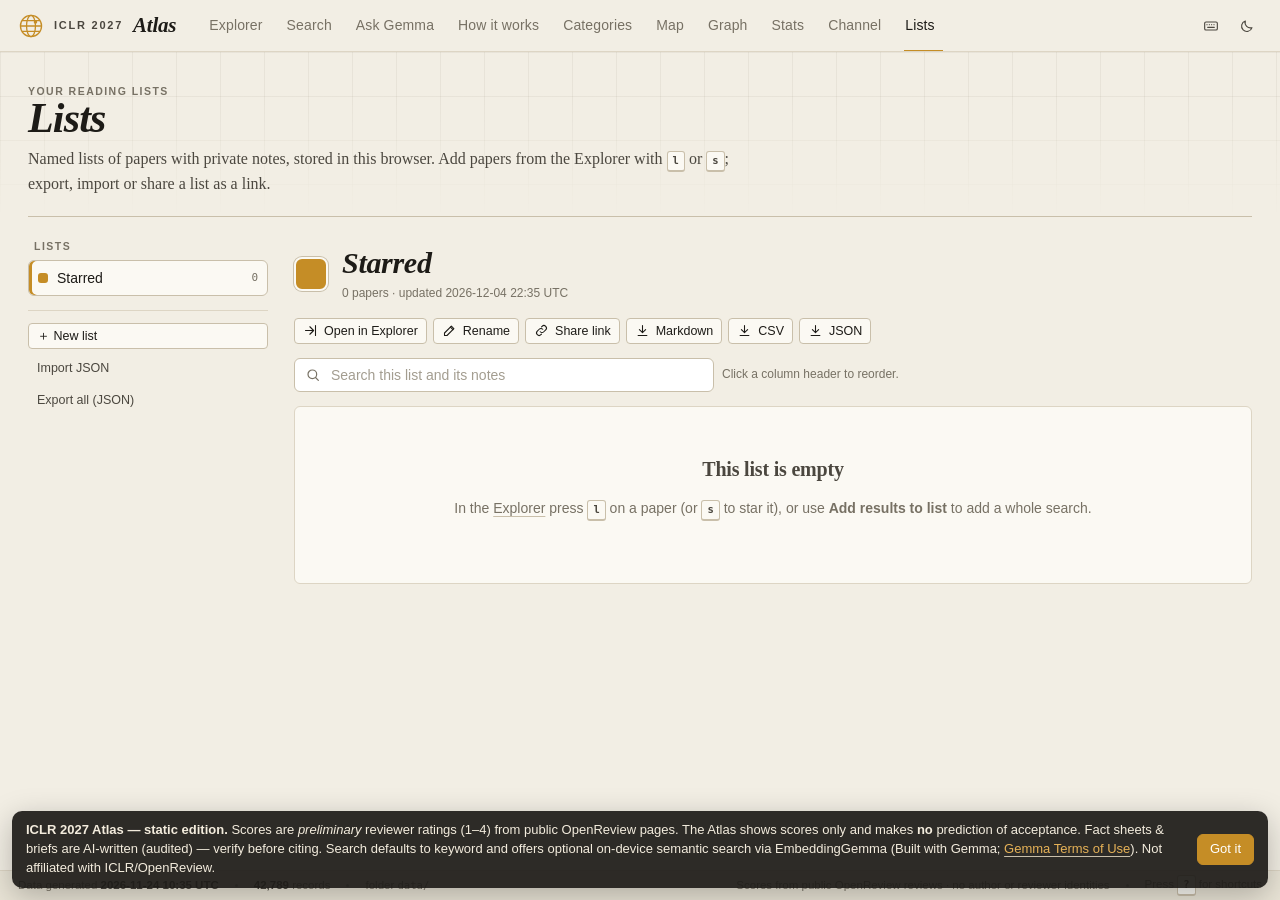
<file: shortlist.html>
<!doctype html>
<html lang="en">
<head>
<meta charset="utf-8">
<title>Lists · ICLR 2027 Atlas</title>
<meta name="robots" content="noindex">
<script>location.replace("lists.html" + location.search + location.hash);</script>
<meta http-equiv="refresh" content="0; url=lists.html">
</head>
<body><p>The shortlist moved to <a href="lists.html">Lists</a>.</p><div id="atlas-notice" style="position:fixed;left:12px;right:12px;bottom:12px;z-index:9999;display:none;gap:12px;align-items:center;justify-content:space-between;padding:10px 14px;border-radius:10px;background:rgba(29,27,23,.92);color:#f3ecdd;font:13px/1.45 Bahnschrift,'Segoe UI',sans-serif;box-shadow:0 8px 30px rgba(0,0,0,.25)">
<span><b>ICLR 2027 Atlas — static edition.</b> Scores are <i>preliminary</i> reviewer ratings (1–4) from public OpenReview pages. The Atlas shows scores only and makes <b>no</b> prediction of acceptance. Fact sheets &amp; briefs are AI-written (audited) — verify before citing. Search defaults to keyword and offers optional on-device semantic search via EmbeddingGemma (Built with Gemma; <a href="https://ai.google.dev/gemma/terms" target="_blank" style="color:#e6b257">Gemma Terms of Use</a>). Not affiliated with ICLR/OpenReview.</span>
<button onclick="localStorage.setItem('atlasNotice','1');this.parentNode.remove()" style="flex:none;border:1px solid #c58d26;background:#c58d26;color:#fff;border-radius:6px;padding:5px 12px;cursor:pointer">Got it</button></div>
<script>if(!localStorage.getItem('atlasNotice'))document.getElementById('atlas-notice').style.display='flex';</script>
</body>
</html>
</file>
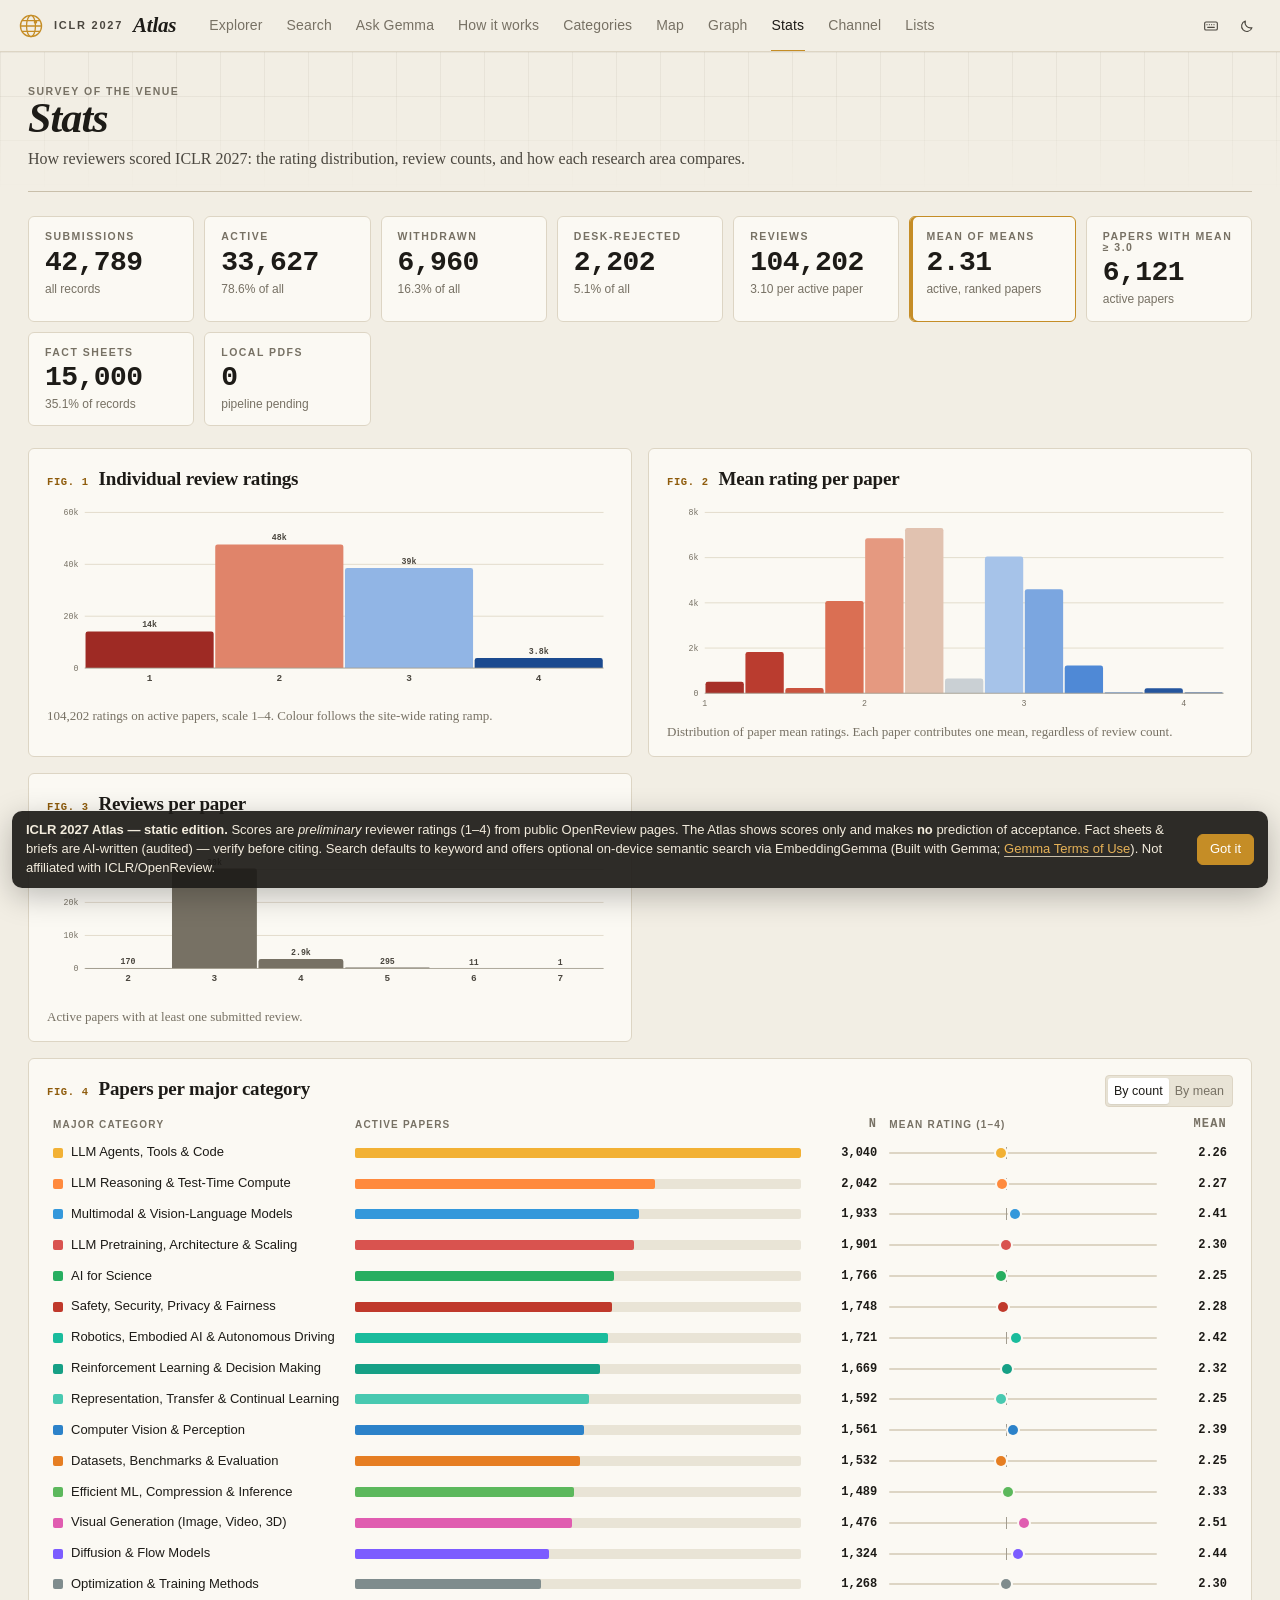
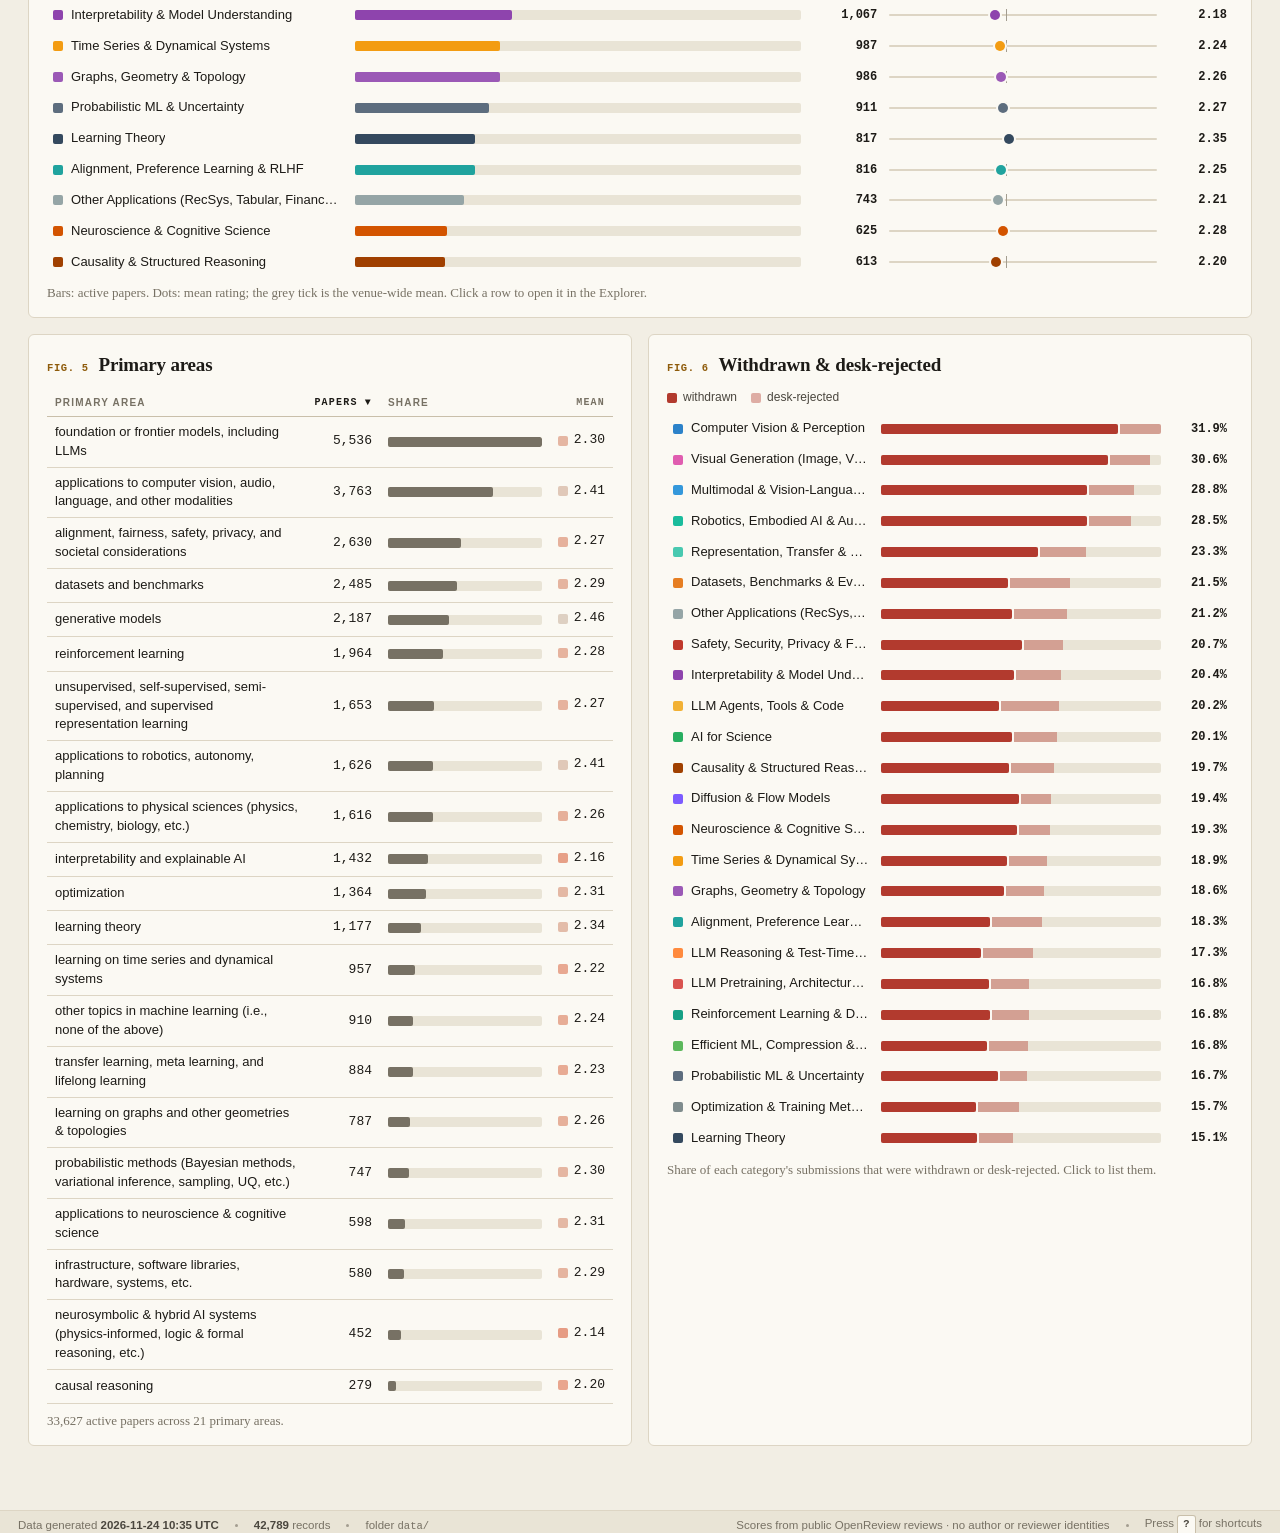
<file: stats.html>
<!doctype html>
<html lang="en">
<head>
<meta charset="utf-8">
<meta name="viewport" content="width=device-width, initial-scale=1">
<title>Stats · ICLR 2027 Atlas</title>
<meta name="description" content="Rating distributions, review counts and category statistics for ICLR 2027 submissions.">
<link rel="icon" href="assets/img/favicon.svg" type="image/svg+xml">
<link rel="stylesheet" href="assets/css/atlas.css">
<link rel="stylesheet" href="assets/css/pages.css">
<script>try{var t=localStorage.getItem("atlas.theme");if(t==="light"||t==="dark")document.documentElement.dataset.theme=t}catch(e){}</script>
<script type="module" src="assets/js/pages/stats.js"></script>
</head>
<body data-page="stats">
<header id="topbar" class="topbar"></header>
<main class="page">
  <div class="page-head">
    <div>
      <div class="eyebrow">Survey of the venue</div>
      <h1>Stats</h1>
      <p class="lede">How reviewers scored ICLR 2027: the rating distribution, review counts, and how each research area compares.</p>
    </div>
  </div>
  <div id="stats"><div class="skeleton" style="height:120px">Loading stats…</div></div>
</main>
<footer id="foot" class="foot"></footer>
<div id="atlas-notice" style="position:fixed;left:12px;right:12px;bottom:12px;z-index:9999;display:none;gap:12px;align-items:center;justify-content:space-between;padding:10px 14px;border-radius:10px;background:rgba(29,27,23,.92);color:#f3ecdd;font:13px/1.45 Bahnschrift,'Segoe UI',sans-serif;box-shadow:0 8px 30px rgba(0,0,0,.25)">
<span><b>ICLR 2027 Atlas — static edition.</b> Scores are <i>preliminary</i> reviewer ratings (1–4) from public OpenReview pages. The Atlas shows scores only and makes <b>no</b> prediction of acceptance. Fact sheets &amp; briefs are AI-written (audited) — verify before citing. Search defaults to keyword and offers optional on-device semantic search via EmbeddingGemma (Built with Gemma; <a href="https://ai.google.dev/gemma/terms" target="_blank" style="color:#e6b257">Gemma Terms of Use</a>). Not affiliated with ICLR/OpenReview.</span>
<button onclick="localStorage.setItem('atlasNotice','1');this.parentNode.remove()" style="flex:none;border:1px solid #c58d26;background:#c58d26;color:#fff;border-radius:6px;padding:5px 12px;cursor:pointer">Got it</button></div>
<script>if(!localStorage.getItem('atlasNotice'))document.getElementById('atlas-notice').style.display='flex';</script>
</body>
</html>
</file>
<file: assets/css/atlas.css>
/* ICLR 2027 Atlas — design system
   Direction: cartographic instrument. Warm paper by day, night chart by dark.
   Serif for titles (editorial), DIN-like Bahnschrift for UI labels, mono numerals.
   Ratings sit on a red <-> neutral <-> blue diverging scale; gold is the only accent. */

:root {
  color-scheme: light;
  --font-display: "Iowan Old Style", "Sitka Heading", "Sitka Text", Sitka, "Palatino Linotype", Palatino, "Book Antiqua", Charter, "Bitstream Charter", Georgia, serif;
  --font-text: "Iowan Old Style", "Sitka Text", Sitka, "Palatino Linotype", Palatino, Charter, Georgia, serif;
  --font-ui: Bahnschrift, "DIN Alternate", "D-DIN", "Avenir Next", "Segoe UI Variable Text", "Segoe UI", "Helvetica Neue", sans-serif;
  --font-mono: "Cascadia Mono", "Cascadia Code", "JetBrains Mono", "SF Mono", Menlo, Consolas, monospace;

  --bg: #f2eee4;
  --bg-sunk: #e9e4d6;
  --surface: #fbf9f3;
  --surface-2: #f5f1e8;
  --surface-hi: #ffffff;
  --ink: #1d1b17;
  --ink-2: #4b473f;
  --ink-3: #777164;
  --ink-4: #a39d90;
  --rule: #ddd5c4;
  --rule-2: #c9bfaa;
  --accent: #8f5c0c;
  --accent-2: #c58d26;
  --accent-soft: rgba(197, 141, 38, .15);
  --sel: rgba(197, 141, 38, .13);
  --sel-line: #c58d26;
  --focus: #2a5db0;
  --grid: rgba(70, 55, 25, .055);
  --overlay: rgba(29, 27, 23, .32);
  --shadow-1: 0 1px 0 rgba(40, 30, 10, .04), 0 1px 3px rgba(40, 30, 10, .06);
  --shadow-2: 0 2px 0 rgba(40, 30, 10, .03), 0 18px 40px -18px rgba(40, 30, 10, .35);
  --good: #2f7d32;
  --bad: #b23a2e;

  /* rating scale (1..10, values 1 2 3 4 5 6 8 10) */
  --r1: #9e2a24; --r2: #bd3e30; --r3: #d8694d; --r4: #e9a68e; --r5: #dcd6c9; --r6: #a9c5ea; --r8: #4b86d5; --r10: #1b4a8f;
  --r1-ink: #fff; --r2-ink: #fff; --r3-ink: #fff; --r4-ink: #3a1d14; --r5-ink: #3b372f; --r6-ink: #142a4a; --r8-ink: #fff; --r10-ink: #fff;

  --radius: 6px;
  --radius-sm: 4px;
  --topbar-h: 52px;
  --foot-h: 28px;
}

@media (prefers-color-scheme: dark) {
  :root:not([data-theme="light"]) {
    color-scheme: dark;
    --bg: #0f1216; --bg-sunk: #0b0d10; --surface: #151a1f; --surface-2: #1a2026; --surface-hi: #20272e;
    --ink: #ece6d8; --ink-2: #bfb7a7; --ink-3: #8b8475; --ink-4: #5d584f;
    --rule: #262d35; --rule-2: #343c46;
    --accent: #e6b257; --accent-2: #d49b35; --accent-soft: rgba(226, 172, 76, .14); --sel: rgba(226, 172, 76, .10); --sel-line: #d49b35;
    --focus: #7aa7ff; --grid: rgba(190, 205, 230, .045); --overlay: rgba(0, 0, 0, .5);
    --shadow-1: 0 1px 0 rgba(0, 0, 0, .3); --shadow-2: 0 24px 48px -20px rgba(0, 0, 0, .7);
    --good: #6cc070; --bad: #f07a6a;
    --r1: #e0574a; --r2: #c24a3b; --r3: #9b4636; --r4: #6c3f35; --r5: #3e3d39; --r6: #2f4a70; --r8: #3c71c2; --r10: #6aa3f0;
    --r1-ink: #fff; --r2-ink: #fff; --r3-ink: #f6e6e1; --r4-ink: #f2ddd6; --r5-ink: #dcd6c9; --r6-ink: #dbe7fa; --r8-ink: #fff; --r10-ink: #0b1b33;
  }
}
:root[data-theme="dark"] {
  color-scheme: dark;
  --bg: #0f1216; --bg-sunk: #0b0d10; --surface: #151a1f; --surface-2: #1a2026; --surface-hi: #20272e;
  --ink: #ece6d8; --ink-2: #bfb7a7; --ink-3: #8b8475; --ink-4: #5d584f;
  --rule: #262d35; --rule-2: #343c46;
  --accent: #e6b257; --accent-2: #d49b35; --accent-soft: rgba(226, 172, 76, .14); --sel: rgba(226, 172, 76, .10); --sel-line: #d49b35;
  --focus: #7aa7ff; --grid: rgba(190, 205, 230, .045); --overlay: rgba(0, 0, 0, .5);
  --shadow-1: 0 1px 0 rgba(0, 0, 0, .3); --shadow-2: 0 24px 48px -20px rgba(0, 0, 0, .7);
  --good: #6cc070; --bad: #f07a6a;
  --r1: #e0574a; --r2: #c24a3b; --r3: #9b4636; --r4: #6c3f35; --r5: #3e3d39; --r6: #2f4a70; --r8: #3c71c2; --r10: #6aa3f0;
  --r1-ink: #fff; --r2-ink: #fff; --r3-ink: #f6e6e1; --r4-ink: #f2ddd6; --r5-ink: #dcd6c9; --r6-ink: #dbe7fa; --r8-ink: #fff; --r10-ink: #0b1b33;
}

/* ---------- base ---------- */
*, *::before, *::after { box-sizing: border-box; }
html { -webkit-text-size-adjust: 100%; }
body {
  margin: 0;
  background: var(--bg);
  color: var(--ink);
  font: 14px/1.45 var(--font-ui);
  font-variant-numeric: tabular-nums;
  min-height: 100vh;
  display: grid;
  grid-template-rows: var(--topbar-h) 1fr auto;
  grid-template-columns: minmax(0, 1fr);
}
body.app { height: 100vh; overflow: hidden; }
body.app > main { min-height: 0; overflow: hidden; }
a { color: inherit; text-decoration-color: var(--rule-2); text-underline-offset: 3px; }
a:hover { text-decoration-color: var(--accent-2); }
button, input, select, textarea { font: inherit; color: inherit; }
button { cursor: pointer; }
::selection { background: var(--accent-soft); }
:focus-visible { outline: 2px solid var(--focus); outline-offset: 2px; border-radius: 3px; }
h1, h2, h3, h4 { font-family: var(--font-display); font-weight: 600; letter-spacing: -.01em; margin: 0; }
.mono { font-family: var(--font-mono); font-size: .92em; }
.muted { color: var(--ink-3); }
.small { font-size: 12px; }
.sr-only { position: absolute; width: 1px; height: 1px; overflow: hidden; clip: rect(0 0 0 0); white-space: nowrap; }
.eyebrow { font: 600 10.5px/1 var(--font-ui); letter-spacing: .14em; text-transform: uppercase; color: var(--ink-3); }
.hidden { display: none !important; }
mark { background: var(--accent-soft); color: inherit; border-radius: 2px; box-shadow: 0 0 0 1px var(--accent-soft); }
.scroll-thin { scrollbar-width: thin; scrollbar-color: var(--rule-2) transparent; }

/* ---------- top bar ---------- */
.topbar {
  position: sticky; top: 0; z-index: 40;
  display: flex; align-items: center; gap: 22px;
  height: var(--topbar-h); padding: 0 18px;
  background: color-mix(in srgb, var(--bg) 92%, transparent);
  backdrop-filter: blur(8px);
  border-bottom: 1px solid var(--rule);
}
.brand { display: flex; align-items: center; gap: 10px; text-decoration: none; white-space: nowrap; }
.brand svg { width: 26px; height: 26px; color: var(--accent-2); flex: none; }
.brand .b1 { font: 600 11px/1 var(--font-ui); letter-spacing: .16em; text-transform: uppercase; color: var(--ink-2); }
.brand .b2 { font: italic 600 21px/1 var(--font-display); letter-spacing: -.01em; }
.nav { display: flex; gap: 2px; height: 100%; overflow-x: auto; scrollbar-width: none; }
.nav a {
  position: relative; display: flex; align-items: center; gap: 7px; padding: 0 11px;
  text-decoration: none; color: var(--ink-3); font-weight: 500; letter-spacing: .01em; white-space: nowrap;
}
.nav a:hover { color: var(--ink); }
.nav a[aria-current="page"] { color: var(--ink); }
.nav a[aria-current="page"]::after {
  content: ""; position: absolute; left: 10px; right: 10px; bottom: -1px; height: 2px; background: var(--accent-2);
}
.nav .count { font: 11px var(--font-mono); color: var(--ink-4); }
.topbar .spacer { flex: 1; }
.tools { display: flex; align-items: center; gap: 6px; }
.data-badge {
  font: 600 10.5px/1 var(--font-mono); padding: 5px 7px; border-radius: 3px;
  border: 1px dashed var(--accent-2); color: var(--accent); letter-spacing: .02em;
}

/* ---------- footer / status strip ---------- */
.foot {
  display: flex; align-items: center; gap: 16px; flex-wrap: wrap;
  min-height: var(--foot-h); padding: 4px 18px;
  border-top: 1px solid var(--rule); background: var(--bg-sunk);
  font-size: 11.5px; color: var(--ink-3);
}
.foot b { color: var(--ink-2); font-weight: 600; }
.foot .sep { width: 3px; height: 3px; border-radius: 50%; background: var(--ink-4); }
.foot .grow { flex: 1; }

/* ---------- buttons & controls ---------- */
.btn {
  display: inline-flex; align-items: center; justify-content: center; gap: 6px;
  height: 30px; padding: 0 11px; border-radius: var(--radius-sm);
  border: 1px solid var(--rule-2); background: var(--surface); color: var(--ink);
  font-weight: 500; white-space: nowrap; text-decoration: none;
  transition: background .12s, border-color .12s;
}
.btn:hover { background: var(--surface-hi); border-color: var(--ink-4); }
.btn.primary { background: var(--ink); color: var(--bg); border-color: var(--ink); }
.btn.primary:hover { background: var(--ink-2); }
.btn.ghost { background: transparent; border-color: transparent; color: var(--ink-2); }
.btn.ghost:hover { background: var(--surface-2); border-color: var(--rule); }
.btn.sm { height: 26px; padding: 0 8px; font-size: 12.5px; }
.btn svg { width: 15px; height: 15px; flex: none; }
.icon-btn {
  display: inline-grid; place-items: center; width: 30px; height: 30px; padding: 0;
  border-radius: var(--radius-sm); border: 1px solid transparent; background: transparent; color: var(--ink-2);
}
.icon-btn:hover { background: var(--surface-2); border-color: var(--rule); color: var(--ink); }
.icon-btn svg { width: 16px; height: 16px; }
.icon-btn.on { color: var(--accent); }

.kbd {
  display: inline-block; min-width: 18px; padding: 1px 5px; border-radius: 3px;
  border: 1px solid var(--rule-2); border-bottom-width: 2px; background: var(--surface);
  font: 600 10.5px/1.5 var(--font-mono); color: var(--ink-2); text-align: center;
}

.input, .select {
  height: 30px; padding: 0 10px; border-radius: var(--radius-sm);
  border: 1px solid var(--rule-2); background: var(--surface); color: var(--ink); min-width: 0;
}
.select { padding-right: 26px; appearance: none;
  background-image: linear-gradient(45deg, transparent 50%, var(--ink-3) 50%), linear-gradient(135deg, var(--ink-3) 50%, transparent 50%);
  background-position: calc(100% - 13px) 13px, calc(100% - 9px) 13px; background-size: 4px 4px; background-repeat: no-repeat; }
.input:focus, .select:focus { outline: none; border-color: var(--focus); box-shadow: 0 0 0 3px color-mix(in srgb, var(--focus) 18%, transparent); }

.search {
  position: relative; display: flex; align-items: center; flex: 1; min-width: 180px;
}
.search svg { position: absolute; left: 11px; width: 16px; height: 16px; color: var(--ink-3); pointer-events: none; }
.search input {
  width: 100%; height: 38px; padding: 0 44px 0 36px; border-radius: var(--radius);
  border: 1px solid var(--rule-2); background: var(--surface-hi); font-size: 15px;
}
.search input::placeholder { color: var(--ink-4); }
.search input:focus { outline: none; border-color: var(--ink-3); box-shadow: 0 0 0 4px var(--accent-soft); }
.search .kbd { position: absolute; right: 10px; }

.seg { display: inline-flex; padding: 2px; border-radius: var(--radius-sm); background: var(--bg-sunk); border: 1px solid var(--rule); width: 100%; }
.seg button {
  flex: 1; height: 26px; padding: 0 6px; border: 0; border-radius: 3px; background: transparent;
  color: var(--ink-3); font-size: 12.5px; font-weight: 500; white-space: nowrap;
}
.seg button:hover { color: var(--ink); }
.seg button[aria-pressed="true"] { background: var(--surface-hi); color: var(--ink); box-shadow: var(--shadow-1); }
.seg button .n { font: 10.5px var(--font-mono); color: var(--ink-4); margin-left: 3px; }

.switch { display: flex; align-items: center; gap: 8px; cursor: pointer; user-select: none; font-size: 13px; color: var(--ink-2); }
.switch input { appearance: none; width: 28px; height: 16px; border-radius: 8px; background: var(--rule-2); position: relative; margin: 0; flex: none; transition: background .15s; cursor: pointer; }
.switch input::after { content: ""; position: absolute; top: 2px; left: 2px; width: 12px; height: 12px; border-radius: 50%; background: var(--surface-hi); transition: transform .15s; box-shadow: 0 1px 2px rgba(0,0,0,.25); }
.switch input:checked { background: var(--accent-2); }
.switch input:checked::after { transform: translateX(12px); }

/* dual range slider */
.range { position: relative; height: 26px; }
.range .track { position: absolute; left: 0; right: 0; top: 11px; height: 4px; border-radius: 2px; background: var(--rule); }
.range .fill { position: absolute; top: 11px; height: 4px; border-radius: 2px; background: var(--ink-2); }
.range.rating .track { background: linear-gradient(90deg, var(--r1), var(--r3) 25%, var(--r5) 45%, var(--r6) 58%, var(--r8) 78%, var(--r10)); opacity: .5; }
.range.rating .fill { background: transparent; border: 1px solid var(--ink-2); top: 9px; height: 8px; border-radius: 3px; }
.range input[type=range] {
  position: absolute; left: 0; width: 100%; top: 3px; height: 20px; margin: 0; background: transparent;
  appearance: none; pointer-events: none;
}
.range input[type=range]::-webkit-slider-thumb {
  appearance: none; pointer-events: auto; width: 14px; height: 18px; border-radius: 3px; cursor: grab;
  background: var(--surface-hi); border: 1px solid var(--ink-3); box-shadow: var(--shadow-1);
}
.range input[type=range]::-moz-range-thumb {
  pointer-events: auto; width: 12px; height: 16px; border-radius: 3px; cursor: grab;
  background: var(--surface-hi); border: 1px solid var(--ink-3);
}
.range input[type=range]::-webkit-slider-runnable-track { background: transparent; }
.range input[type=range]::-moz-range-track { background: transparent; }
.range-vals { display: flex; justify-content: space-between; font: 11.5px var(--font-mono); color: var(--ink-2); }

/* ---------- data marks ---------- */
.chips { display: inline-flex; gap: 2px; flex-wrap: nowrap; }
.chip {
  display: inline-grid; place-items: center; width: 19px; height: 19px; border-radius: 3px;
  font: 600 10.5px/1 var(--font-mono); background: var(--r5); color: var(--r5-ink);
}
.chip.lg { width: 24px; height: 24px; font-size: 12px; }
.chip[data-v="1"] { background: var(--r1); color: var(--r1-ink); }
.chip[data-v="2"] { background: var(--r2); color: var(--r2-ink); }
.chip[data-v="3"] { background: var(--r3); color: var(--r3-ink); }
.chip[data-v="4"] { background: var(--r4); color: var(--r4-ink); }
.chip[data-v="5"] { background: var(--r5); color: var(--r5-ink); }
.chip[data-v="6"] { background: var(--r6); color: var(--r6-ink); }
.chip[data-v="7"] { background: var(--r6); color: var(--r6-ink); }
.chip[data-v="8"] { background: var(--r8); color: var(--r8-ink); }
.chip[data-v="9"] { background: var(--r8); color: var(--r8-ink); }
.chip[data-v="10"] { background: var(--r10); color: var(--r10-ink); }


.status-badge { font: 600 10px/1 var(--font-ui); letter-spacing: .08em; text-transform: uppercase; padding: 4px 6px; border-radius: 3px; border: 1px solid var(--rule-2); color: var(--ink-3); }
.status-badge.withdrawn { color: var(--bad); border-color: color-mix(in srgb, var(--bad) 45%, transparent); }
.status-badge.desk_rejected { color: var(--bad); border-style: dashed; border-color: color-mix(in srgb, var(--bad) 45%, transparent); }

.tag { display: inline-flex; align-items: center; gap: 5px; white-space: nowrap; font-size: 12px; color: var(--ink-2); min-width: 0; }
.tag i { width: 8px; height: 8px; border-radius: 2px; background: var(--c, var(--ink-4)); flex: none; }
.tag.fine { color: var(--ink-3); }
.tag.fine i { width: 6px; height: 6px; border-radius: 50%; background: transparent; border: 1.5px solid var(--c, var(--ink-4)); }
.swatch { display: inline-block; width: 10px; height: 10px; border-radius: 2px; background: var(--c); flex: none; }

.score { font-family: var(--font-mono); font-weight: 600; }
.pm { font-family: var(--font-mono); color: var(--ink-3); font-size: 11.5px; }

/* ---------- surfaces ---------- */
.card { background: var(--surface); border: 1px solid var(--rule); border-radius: var(--radius); }
.card-h { display: flex; align-items: baseline; gap: 10px; padding: 12px 14px 8px; }
.empty { padding: 48px 24px; text-align: center; color: var(--ink-3); }
.empty h3 { font-size: 20px; color: var(--ink-2); margin-bottom: 6px; }
.loading {
  position: fixed; inset: var(--topbar-h) 0 0 0; z-index: 30; display: grid; place-items: center;
  background: var(--bg);
  background-image: linear-gradient(var(--grid) 1px, transparent 1px), linear-gradient(90deg, var(--grid) 1px, transparent 1px);
  background-size: 44px 44px;
}
.loading .box { width: min(360px, 80vw); text-align: center; }
.loading .bar { height: 3px; background: var(--rule); border-radius: 2px; overflow: hidden; margin: 14px 0 8px; }
.loading .bar i { display: block; height: 100%; width: 0; background: var(--accent-2); transition: width .1s linear; }
.loading .t { font: italic 600 22px var(--font-display); }
.loading.err .t { color: var(--bad); }
.loading.done { opacity: 0; pointer-events: none; transition: opacity .25s; }

/* tooltip */
.tip {
  position: fixed; z-index: 80; pointer-events: none; max-width: 340px;
  padding: 8px 10px; border-radius: var(--radius-sm); background: var(--ink); color: var(--bg);
  font-size: 12.5px; line-height: 1.35; box-shadow: var(--shadow-2); opacity: 0; transform: translateY(3px);
  transition: opacity .08s, transform .08s;
}
.tip.on { opacity: 1; transform: none; }
.tip b { font-weight: 600; }
.tip .t { font: 600 13.5px/1.3 var(--font-display); margin-bottom: 4px; }
.tip .m { font: 11.5px var(--font-mono); opacity: .8; }

/* toast */
.toasts { position: fixed; bottom: 40px; left: 50%; transform: translateX(-50%); z-index: 90; display: grid; gap: 6px; justify-items: center; }
.toast { padding: 8px 14px; border-radius: 20px; background: var(--ink); color: var(--bg); font-size: 13px; box-shadow: var(--shadow-2); animation: toast-in .18s ease-out; }
@keyframes toast-in { from { opacity: 0; transform: translateY(8px); } }

/* modal (shortcuts) */
.modal-back { position: fixed; inset: 0; z-index: 70; background: var(--overlay); display: grid; place-items: center; animation: fade .12s; }
.modal { width: min(560px, 92vw); max-height: 84vh; overflow: auto; background: var(--surface); border: 1px solid var(--rule-2); border-radius: 8px; box-shadow: var(--shadow-2); padding: 20px 22px; }
.modal h2 { font-size: 22px; margin-bottom: 4px; }
.keys { display: grid; grid-template-columns: auto 1fr; gap: 7px 16px; margin-top: 14px; align-items: center; }
.keys dt { text-align: right; white-space: nowrap; }
.keys dd { margin: 0; color: var(--ink-2); }
.keys h4 { grid-column: 1 / -1; font: 600 10.5px var(--font-ui); letter-spacing: .14em; text-transform: uppercase; color: var(--ink-3); margin-top: 8px; }
@keyframes fade { from { opacity: 0; } }

/* staggered reveal */
.reveal { animation: rise .45s cubic-bezier(.2, .7, .2, 1) both; animation-delay: calc(var(--i, 0) * 45ms); }
@keyframes rise { from { opacity: 0; transform: translateY(10px); } }
@media (prefers-reduced-motion: reduce) { .reveal, .toast, .modal-back { animation: none; } }

/* ---------- markdown ---------- */
.md { font: 15px/1.6 var(--font-text); color: var(--ink); overflow-wrap: anywhere; }
.md > :first-child { margin-top: 0; }
.md > :last-child { margin-bottom: 0; }
.md h1 { font-size: 24px; margin: 18px 0 8px; }
.md h2 { font-size: 19px; margin: 18px 0 6px; padding-bottom: 4px; border-bottom: 1px solid var(--rule); }
.md h3 { font-size: 16px; margin: 14px 0 4px; }
.md h4 { font-size: 14px; margin: 12px 0 4px; }
.md p { margin: 6px 0 10px; }
.md ul, .md ol { margin: 6px 0 10px; padding-left: 22px; }
.md li { margin: 2px 0; }
.md code { font: 12.5px var(--font-mono); background: var(--bg-sunk); border: 1px solid var(--rule); padding: 0 4px; border-radius: 3px; }
.md pre { background: var(--bg-sunk); border: 1px solid var(--rule); border-radius: var(--radius-sm); padding: 10px 12px; overflow: auto; }
.md pre code { background: none; border: 0; padding: 0; }
.md blockquote { margin: 8px 0; padding: 2px 12px; border-left: 3px solid var(--accent-2); color: var(--ink-2); }
.md hr { border: 0; border-top: 1px solid var(--rule); margin: 14px 0; }
.md .tbl-wrap { overflow-x: auto; }
.md table { border-collapse: collapse; width: 100%; font: 13px/1.4 var(--font-ui); margin: 8px 0 12px; }
.md th, .md td { border-bottom: 1px solid var(--rule); padding: 6px 8px; text-align: left; vertical-align: top; }
.md th { font-size: 10.5px; letter-spacing: .1em; text-transform: uppercase; color: var(--ink-3); border-bottom-color: var(--rule-2); }
.md del { color: var(--ink-3); }
.md .ck { display: inline-grid; place-items: center; width: 16px; height: 16px; border-radius: 3px; border: 1.5px solid var(--ink-4); vertical-align: -3px; font: 700 11px/1 var(--font-mono); }
.md .ck.done { background: var(--good); border-color: var(--good); color: #fff; }
.md .ck.wip { border-color: var(--accent-2); color: var(--accent); }

@media (max-width: 720px) {
  .topbar { gap: 10px; padding: 0 10px; }
  .brand .b1 { display: none; }
  .nav a { padding: 0 8px; }
  .nav a .lbl-long { display: none; }
}
.nav { min-width: 0; flex: 0 1 auto; }
@media (max-width: 720px) {
  .topbar .spacer { display: none; }
  .tools { margin-left: auto; }
  .data-badge { display: none; }
}

/* ---------- list menu (popover) ---------- */
.lmenu {
  position: fixed; z-index: 85; width: 300px; max-height: min(460px, 80vh); display: flex; flex-direction: column;
  background: var(--surface-hi); border: 1px solid var(--rule-2); border-radius: 8px; box-shadow: var(--shadow-2); animation: fade .1s;
}
.lm-h { padding: 10px 12px 6px; font: 600 10.5px var(--font-ui); letter-spacing: .12em; text-transform: uppercase; color: var(--ink-3); }
.lm-items { overflow-y: auto; padding: 2px 6px; }
.lm-item {
  display: grid; grid-template-columns: 18px 10px minmax(0, 1fr) auto auto; gap: 8px; align-items: center; width: 100%;
  padding: 6px 8px; border: 0; border-radius: 5px; background: none; text-align: left; font-size: 13.5px; color: var(--ink);
}
.lm-item:hover, .lm-item:focus-visible { background: var(--surface-2); outline: none; }
.lm-item .lm-n { overflow: hidden; text-overflow: ellipsis; white-space: nowrap; }
.lm-item .lm-c { font: 11px var(--font-mono); color: var(--ink-3); }
.lm-ck { width: 16px; height: 16px; border-radius: 4px; border: 1.5px solid var(--ink-4); display: grid; place-items: center; font: 700 11px/1 var(--font-mono); }
.lm-ck.all { background: var(--ink); border-color: var(--ink); color: var(--surface-hi); }
.lm-ck.some { border-color: var(--ink-2); color: var(--ink-2); }
.lm-new { display: flex; gap: 6px; padding: 8px; border-top: 1px solid var(--rule); }
.lm-new input { flex: 1; min-width: 0; height: 28px; padding: 0 8px; border: 1px solid var(--rule-2); border-radius: 4px; background: var(--surface); }
.lm-new input:focus { outline: none; border-color: var(--focus); }
</file>
<file: assets/css/pages.css>
/* Document-style pages: categories, stats, channel, shortlist */

.page { width: 100%; max-width: 1360px; margin: 0 auto; padding: 26px 28px 64px; }
.page-head {
  position: relative; display: flex; align-items: flex-end; justify-content: space-between; gap: 24px; flex-wrap: wrap;
  padding: 8px 0 20px; margin-bottom: 24px; border-bottom: 1px solid var(--rule-2);
}
.page-head::before {
  content: ""; position: absolute; inset: -26px -28px 0; z-index: -1;
  background-image: linear-gradient(var(--grid) 1px, transparent 1px), linear-gradient(90deg, var(--grid) 1px, transparent 1px);
  background-size: 44px 44px; mask-image: linear-gradient(180deg, #000 30%, transparent);
}
.page-head h1 { font-size: 42px; font-style: italic; line-height: 1.02; letter-spacing: -.02em; }
.page-head .lede { font: 16px/1.5 var(--font-text); color: var(--ink-2); max-width: 720px; margin: 8px 0 0; }
.page-head .controls { display: flex; gap: 8px; align-items: center; flex-wrap: wrap; }
.page-head .controls .seg { width: auto; }

/* ---------- KPI tiles ---------- */
.kpis { display: grid; grid-template-columns: repeat(auto-fit, minmax(160px, 1fr)); gap: 10px; margin-bottom: 22px; }
.kpi { padding: 14px 16px 12px; background: var(--surface); border: 1px solid var(--rule); border-radius: var(--radius); }
.kpi .v { font: 600 28px/1.1 var(--font-mono); letter-spacing: -.02em; margin: 6px 0 2px; }
.kpi .s { font-size: 12px; color: var(--ink-3); }
.kpi.accent { border-color: var(--accent-2); box-shadow: inset 3px 0 0 var(--accent-2); }

/* ---------- figures ---------- */
.figs { display: grid; grid-template-columns: repeat(12, minmax(0, 1fr)); gap: 16px; }
.fig { grid-column: span 6; padding: 16px 18px 14px; background: var(--surface); border: 1px solid var(--rule); border-radius: var(--radius); min-width: 0; }
.fig.wide { grid-column: 1 / -1; }
.fig.third { grid-column: span 4; }
.fig-h { display: flex; align-items: baseline; gap: 10px; flex-wrap: wrap; margin-bottom: 10px; }
.fig-h .num { font: 600 10.5px var(--font-mono); color: var(--accent); letter-spacing: .06em; }
.fig-h h2 { font-size: 19px; }
.fig-h .spacer { flex: 1; }
.fig-note { font: 13px/1.45 var(--font-text); color: var(--ink-3); margin: 8px 0 0; }
.legend { display: flex; gap: 14px; flex-wrap: wrap; font-size: 12px; color: var(--ink-2); }
.legend span { display: inline-flex; align-items: center; gap: 6px; }
.legend i { width: 10px; height: 10px; border-radius: 2px; background: var(--c); }

.chart { width: 100%; height: auto; display: block; overflow: visible; }
.chart .grid { stroke: var(--rule); stroke-width: 1; }
.chart .base { stroke: var(--ink-4); stroke-width: 1; }
.chart .ax { font: 10.5px var(--font-mono); fill: var(--ink-3); }
.chart .xl { font: 600 12px var(--font-mono); fill: var(--ink-2); }
.chart .vl { font: 600 10.5px var(--font-mono); fill: var(--ink-2); }
.chart .hit { fill: transparent; }
.chart .hit:hover + .bar, .chart .bar:hover { opacity: .82; }
.spark { display: block; width: 100%; height: 36px; }

/* horizontal bar rows */
.hrows { display: grid; gap: 2px; }
.hrow {
  display: grid; grid-template-columns: minmax(150px, 1.3fr) minmax(120px, 2fr) 64px minmax(120px, 1.2fr) 58px; gap: 12px; align-items: center;
  padding: 5px 6px; border-radius: 4px; text-decoration: none; color: inherit;
}
.hrow:hover { background: var(--surface-2); }
.hrow.head { font: 600 10px var(--font-ui); letter-spacing: .12em; text-transform: uppercase; color: var(--ink-3); padding-top: 0; }
.hrow.head:hover { background: none; }
.hrow .nm { display: flex; align-items: center; gap: 8px; min-width: 0; font-size: 13px; }
.hrow .nm span { overflow: hidden; text-overflow: ellipsis; white-space: nowrap; }
.hbar { height: 10px; background: var(--bg-sunk); border-radius: 2px; overflow: hidden; display: flex; }
.hbar i { display: block; height: 100%; background: var(--c, var(--ink-2)); border-radius: 0 2px 2px 0; }
.hbar i + i { border-left: 2px solid var(--surface); border-radius: 0; }
.hrow .v { font: 600 12px var(--font-mono); text-align: right; }
.dotaxis { position: relative; height: 14px; }
.dotaxis::before { content: ""; position: absolute; left: 0; right: 0; top: 6px; height: 2px; background: var(--rule); border-radius: 1px; }
.dotaxis i { position: absolute; top: 2px; width: 10px; height: 10px; margin-left: -5px; border-radius: 50%; background: var(--c); box-shadow: 0 0 0 2px var(--surface); }
.dotaxis b { position: absolute; top: 1px; width: 1px; height: 12px; background: var(--ink-4); }

/* tables */
.tbl { width: 100%; border-collapse: collapse; font-size: 13px; }
.tbl th { text-align: left; font: 600 10px var(--font-ui); letter-spacing: .12em; text-transform: uppercase; color: var(--ink-3); padding: 8px 8px; border-bottom: 1px solid var(--rule-2); white-space: nowrap; }
.tbl th[data-sort] { cursor: pointer; }
.tbl th[data-sort]:hover { color: var(--ink); }
.tbl th.on { color: var(--ink); }
.tbl td { padding: 6px 8px; border-bottom: 1px solid var(--rule); vertical-align: middle; }
.tbl td.n, .tbl th.n { text-align: right; font-family: var(--font-mono); }
.tbl tr:hover td { background: var(--surface-2); }
.tbl a { text-decoration: none; }
.tbl a:hover { text-decoration: underline; }
.tbl .share { width: 30%; }

/* ---------- categories atlas ---------- */
.cat-layout { display: grid; grid-template-columns: 220px minmax(0, 1fr); gap: 28px; align-items: start; }
.toc { position: sticky; top: calc(var(--topbar-h) + 18px); max-height: calc(100vh - var(--topbar-h) - 40px); overflow-y: auto; padding-right: 4px; }
.toc a { display: grid; grid-template-columns: 26px 9px minmax(0, 1fr); gap: 8px; align-items: center; padding: 4px 6px; border-radius: 4px; text-decoration: none; font-size: 12.5px; color: var(--ink-2); }
.toc a:hover { background: var(--surface-2); color: var(--ink); }
.toc a.on { background: var(--surface); color: var(--ink); box-shadow: inset 2px 0 0 var(--c); }
.toc a .pl { font: 10.5px var(--font-mono); color: var(--ink-4); text-align: right; }
.toc a i { width: 9px; height: 9px; border-radius: 2px; background: var(--c); }
.toc a span:last-child { overflow: hidden; text-overflow: ellipsis; white-space: nowrap; }

.plate { margin-bottom: 40px; scroll-margin-top: calc(var(--topbar-h) + 14px); }
.plate-h {
  display: grid; grid-template-columns: auto minmax(0, 1fr) auto; gap: 6px 18px; align-items: end;
  padding: 14px 0 12px; border-top: 3px solid var(--c); position: relative;
}
.plate-h .plno { font: italic 600 13px var(--font-display); color: var(--ink-3); letter-spacing: .04em; grid-row: 1 / 3; align-self: start; padding-top: 4px; min-width: 64px; }
.plate-h .plno b { display: block; font: italic 600 34px/1 var(--font-display); color: var(--c); }
.plate-h h2 { font-size: 27px; line-height: 1.1; }
.plate-h h2 a { text-decoration: none; }
.plate-h h2 a:hover { text-decoration: underline; text-decoration-color: var(--c); }
.plate-h .desc { font: 14px/1.45 var(--font-text); color: var(--ink-3); grid-column: 2; }
.plate-stats { grid-column: 3; grid-row: 1 / 3; display: flex; gap: 18px; align-items: flex-end; }
.pstat { text-align: right; }
.pstat b { display: block; font: 600 20px/1.1 var(--font-mono); }
.pstat span { font-size: 10.5px; letter-spacing: .1em; text-transform: uppercase; color: var(--ink-3); }
.pstat.spark-w { width: 170px; text-align: left; }

.fines-grid { display: grid; grid-template-columns: repeat(auto-fill, minmax(420px, 1fr)); gap: 12px; margin-top: 6px; }
.fcard { background: var(--surface); border: 1px solid var(--rule); border-radius: var(--radius); min-width: 0; }
.fcard-h { display: grid; grid-template-columns: minmax(0, 1fr) auto; gap: 2px 12px; padding: 11px 14px 9px; border-bottom: 1px solid var(--rule); }
.fcard-h h3 { font-size: 16px; line-height: 1.2; }
.fcard-h h3 a { text-decoration: none; }
.fcard-h h3 a:hover { text-decoration: underline; }
.fcard-h .meta { font: 11.5px var(--font-mono); color: var(--ink-3); text-align: right; white-space: nowrap; }
.fcard-h .desc { grid-column: 1 / -1; font-size: 12px; color: var(--ink-3); }
.lb { list-style: none; margin: 0; padding: 4px 0; counter-reset: lb; }
.lb li a {
  display: grid; grid-template-columns: 22px minmax(0, 1fr) auto 44px; gap: 8px; align-items: center;
  padding: 4px 14px; text-decoration: none; counter-increment: lb; font-size: 13px;
}
.lb li a::before { content: counter(lb); font: 10.5px var(--font-mono); color: var(--ink-4); text-align: right; }
.lb li a:hover { background: var(--surface-2); }
.lb .t { font: 14px/1.3 var(--font-display); overflow: hidden; text-overflow: ellipsis; white-space: nowrap; }
.lb .sc { font: 600 12px var(--font-mono); text-align: right; display: inline-flex; gap: 5px; align-items: center; justify-content: flex-end; }
.lb .sc::before { content: ""; width: 3px; height: 11px; border-radius: 2px; background: var(--sc); }
.lb .sd { font: 11px var(--font-mono); color: var(--ink-4); }
.lb .more { display: block; width: 100%; border: 0; border-top: 1px dashed var(--rule); background: none; padding: 7px; color: var(--ink-3); font-size: 12px; }
.lb .more:hover { color: var(--ink); background: var(--surface-2); }
.lb li.x { display: none; }
.lb.open li.x { display: block; }

/* ---------- channel ---------- */
.chan { display: grid; grid-template-columns: 230px minmax(0, 1fr) minmax(360px, 34vw); gap: 0; height: 100%; min-height: 0; }
.chan > * { min-height: 0; overflow-y: auto; }
.roster { padding: 18px 14px; border-right: 1px solid var(--rule); background: var(--bg-sunk); }
.member { display: grid; grid-template-columns: 30px minmax(0, 1fr); gap: 2px 10px; align-items: center; padding: 7px 8px; border-radius: 6px; cursor: pointer; border: 1px solid transparent; }
.member:hover { background: var(--surface-2); }
.member.on { background: var(--surface); border-color: var(--rule-2); }
.avatar { width: 30px; height: 30px; border-radius: 50%; display: grid; place-items: center; font: 600 12px var(--font-mono); color: #fff; background: var(--c); grid-row: 1 / 3; position: relative; }
.avatar.live::after { content: ""; position: absolute; right: -1px; bottom: -1px; width: 9px; height: 9px; border-radius: 50%; background: var(--good); box-shadow: 0 0 0 2px var(--bg-sunk); }
.member .h { font: 600 13px var(--font-mono); }
.member .r { font-size: 11.5px; color: var(--ink-3); white-space: nowrap; overflow: hidden; text-overflow: ellipsis; }
.member .subs-list { grid-column: 2; font: 11px var(--font-mono); color: var(--ink-3); }
.feed { padding: 0 26px 40px; }
.feed-h { position: sticky; top: 0; z-index: 2; display: flex; align-items: center; gap: 10px; padding: 14px 0 12px; background: var(--bg); border-bottom: 1px solid var(--rule); margin-bottom: 14px; }
.feed-h h1 { font-size: 24px; font-style: italic; }
.feed-h .spacer { flex: 1; }
.live-dot { display: inline-flex; align-items: center; gap: 7px; font: 600 11px var(--font-mono); color: var(--ink-3); }
.live-dot::before { content: ""; width: 8px; height: 8px; border-radius: 50%; background: var(--good); box-shadow: 0 0 0 0 var(--good); animation: pulse 2s infinite; }
.live-dot.paused::before { background: var(--ink-4); animation: none; }
.live-dot.err::before { background: var(--bad); animation: none; }
@keyframes pulse { 0% { box-shadow: 0 0 0 0 color-mix(in srgb, var(--good) 60%, transparent); } 70% { box-shadow: 0 0 0 7px transparent; } 100% { box-shadow: 0 0 0 0 transparent; } }
.post { display: grid; grid-template-columns: 34px minmax(0, 1fr); gap: 4px 12px; padding: 12px 10px; border-radius: 8px; border: 1px solid transparent; }
.post + .post { border-top-color: var(--rule); border-radius: 0; }
.post .avatar { width: 34px; height: 34px; grid-row: 1 / 3; align-self: start; }
.post .ph { display: flex; align-items: baseline; gap: 10px; flex-wrap: wrap; }
.post .ph b { font: 600 13.5px var(--font-mono); }
.post .ph time { font: 11.5px var(--font-mono); color: var(--ink-3); }
.kind { font: 600 9.5px var(--font-ui); letter-spacing: .12em; text-transform: uppercase; padding: 3px 6px; border-radius: 3px; border: 1px solid var(--rule-2); color: var(--ink-3); }
.kind.done { color: var(--good); border-color: color-mix(in srgb, var(--good) 50%, transparent); }
.kind.blocker { color: #fff; background: var(--bad); border-color: var(--bad); }
.kind.claim { color: var(--accent); border-color: var(--accent-2); }
.kind.question { color: var(--focus); border-color: color-mix(in srgb, var(--focus) 50%, transparent); }
.post .md { font-size: 14.5px; }
.post.is-new { background: var(--accent-soft); border-color: var(--accent-2); animation: newpost 8s ease-out forwards; }
@keyframes newpost { 0%, 60% { background: var(--accent-soft); border-color: var(--accent-2); } 100% { background: transparent; border-color: transparent; } }
.preamble { margin-bottom: 8px; }
.side-tabs { border-left: 1px solid var(--rule); background: var(--surface); display: flex; flex-direction: column; overflow: hidden !important; }
.tabs { display: flex; gap: 2px; padding: 10px 12px 0; border-bottom: 1px solid var(--rule); flex: none; }
.tabs button { border: 0; background: none; padding: 8px 10px; font-weight: 500; color: var(--ink-3); border-bottom: 2px solid transparent; margin-bottom: -1px; }
.tabs button[aria-selected="true"] { color: var(--ink); border-bottom-color: var(--accent-2); }
.tabs button .badge { font: 600 10px var(--font-mono); margin-left: 4px; color: var(--accent); }
.tab-body { flex: 1; overflow-y: auto; padding: 14px 18px 30px; }
.tab-body .md { font-size: 14px; }
.tab-body .md table { font-size: 12px; }
.pbar { height: 6px; border-radius: 3px; background: var(--bg-sunk); overflow: hidden; margin: 4px 0 14px; }
.pbar i { display: block; height: 100%; background: var(--good); }

/* ---------- shortlist ---------- */
.sl-toolbar { display: flex; gap: 8px; align-items: center; flex-wrap: wrap; margin-bottom: 14px; }
.sl-toolbar .search { max-width: 420px; }
.sl-toolbar .search input { height: 34px; font-size: 14px; }
.sl-list { display: grid; gap: 10px; }
.sl-item { display: grid; grid-template-columns: 70px minmax(0, 1fr) minmax(260px, 34%); gap: 16px; padding: 14px 16px; background: var(--surface); border: 1px solid var(--rule); border-radius: var(--radius); }
.sl-item .rk b { font: 600 18px var(--font-mono); display: block; }
.sl-item .rk span { font: 11px var(--font-mono); color: var(--ink-3); }
.sl-item h3 { font-size: 17px; line-height: 1.25; margin: 4px 0 6px; }
.sl-item h3 a { text-decoration: none; cursor: pointer; }
.sl-item h3 a:hover { text-decoration: underline; }
.sl-item .row1 { display: flex; gap: 10px; align-items: center; flex-wrap: wrap; }
.sl-item .row2 { display: flex; gap: 10px; align-items: center; flex-wrap: wrap; margin-top: 4px; font-size: 12px; color: var(--ink-3); }
.sl-item .acts { display: flex; gap: 4px; margin-top: 8px; }
.note { display: grid; gap: 4px; }
.note textarea { width: 100%; min-height: 84px; resize: vertical; padding: 8px 10px; border-radius: var(--radius-sm); border: 1px solid var(--rule-2); background: var(--surface-hi); font: 14px/1.45 var(--font-text); }
.note textarea:focus { outline: none; border-color: var(--focus); }
.note .saved { font: 11px var(--font-mono); color: var(--ink-4); height: 14px; }

@media (max-width: 1100px) {
  .fig, .fig.third { grid-column: 1 / -1; }
  .cat-layout { grid-template-columns: minmax(0, 1fr); }
  .toc { display: none; }
  .chan { grid-template-columns: minmax(0, 1fr); }
  .roster, .side-tabs { display: none; }
  .chan.show-side .side-tabs { display: flex; }
}
@media (max-width: 760px) {
  .page { padding: 18px 16px 48px; }
  .page-head h1 { font-size: 32px; }
  .plate-h { grid-template-columns: minmax(0, 1fr); }
  .plate-h .plno, .plate-stats, .plate-h .desc { grid-column: 1; grid-row: auto; }
  .plate-stats { flex-wrap: wrap; }
  .fines-grid { grid-template-columns: minmax(0, 1fr); }
  .sl-item { grid-template-columns: minmax(0, 1fr); }
  .hrow { grid-template-columns: minmax(110px, 1fr) minmax(80px, 1.4fr) 54px; }
  .hrow > :nth-child(4), .hrow > :nth-child(5) { display: none; }
}
.tab-body .md td:first-child, .tab-body .md td:nth-child(2), .tab-body .md th { white-space: nowrap; }
.tab-body .md td code { overflow-wrap: normal; word-break: normal; white-space: nowrap; }
.tab-body .md { overflow-wrap: normal; }
.page-head .controls { min-width: 0; max-width: 100%; }
.page-head .controls .seg { flex-wrap: wrap; }
@media (max-width: 760px) {
  .page-head .controls > * { width: 100%; }
  .page-head .controls .search { min-width: 0 !important; }
  .kpis { grid-template-columns: repeat(2, minmax(0, 1fr)); }
  .fig { padding: 12px; }
}
main.page { overflow-x: clip; }
.fig { overflow-x: auto; }
@media (max-width: 760px) {
  .page-head .controls { display: grid; width: 100%; gap: 8px; }
  .page-head .controls .seg { width: 100%; }
}

/* ---------- domain briefs ---------- */
.brief {
  position: fixed; z-index: 48; top: var(--topbar-h); right: 0; bottom: 0; width: min(860px, 100vw);
  display: flex; flex-direction: column; background: var(--surface); border-left: 1px solid var(--rule-2); box-shadow: var(--shadow-2);
  transform: translateX(102%); visibility: hidden; transition: transform .22s cubic-bezier(.2, .7, .2, 1);
}
.brief.open { transform: none; visibility: visible; }
.brief-h { display: flex; align-items: center; gap: 8px; height: 44px; padding: 0 8px; border-bottom: 1px solid var(--rule); flex: none; }
.brief-h .spacer { flex: 1; }
.brief-h [data-title] { display: inline-flex; align-items: center; color: var(--ink-2); }
.brief-b { flex: 1; overflow-y: auto; padding: 22px 34px 60px; }
.brief-title { font-size: 28px; font-style: italic; margin-bottom: 6px; }
.brief-md h1 { font-size: 28px; font-style: italic; line-height: 1.15; margin-bottom: 14px; }
.brief-md table { font-size: 12.5px; }
.brief-md td { line-height: 1.35; }
.brief-md a.pn { font: 600 12px var(--font-mono); color: var(--accent); text-decoration: none; border-bottom: 1px dotted var(--accent-2); }
.brief-md a.pn:hover { background: var(--accent-soft); }
.dead-link { border-bottom: 1px dotted var(--ink-4); cursor: help; }
.brief-index { list-style: none; padding: 0; margin: 14px 0 0; display: grid; grid-template-columns: repeat(auto-fill, minmax(240px, 1fr)); gap: 6px; }
.brief-index a { display: flex; align-items: center; gap: 9px; padding: 9px 12px; border: 1px solid var(--rule); border-radius: var(--radius); text-decoration: none; background: var(--surface-2); font: 15px var(--font-display); }
.brief-index a:hover { border-color: var(--ink-4); background: var(--surface-hi); }
.brief-btn { margin-left: 10px; vertical-align: 1px; }
#drawer.drawer { z-index: 52; }
@media (max-width: 760px) { .brief-b { padding: 16px 16px 48px; } .brief-btn { margin: 6px 0 0; display: flex; } }
.brief-md a.pn, .brief-md th { white-space: nowrap; }

/* ---------- lists ---------- */
.lists-layout { display: grid; grid-template-columns: 240px minmax(0, 1fr); gap: 26px; align-items: start; }
.lists-side { position: sticky; top: calc(var(--topbar-h) + 16px); }
.lnav { display: grid; grid-template-columns: 10px minmax(0, 1fr) auto; gap: 9px; align-items: center; width: 100%; padding: 7px 9px; border: 1px solid transparent; border-radius: 6px; background: none; text-align: left; color: var(--ink-2); }
.lnav i { width: 10px; height: 10px; border-radius: 3px; background: var(--c); }
.lnav .nm { overflow: hidden; text-overflow: ellipsis; white-space: nowrap; font-size: 14px; }
.lnav .ct { font: 11px var(--font-mono); color: var(--ink-3); }
.lnav:hover { background: var(--surface-2); color: var(--ink); }
.lnav.on { background: var(--surface); border-color: var(--rule-2); color: var(--ink); box-shadow: inset 3px 0 0 var(--c); }
.lists-side-acts { display: grid; gap: 6px; margin-top: 14px; padding-top: 12px; border-top: 1px solid var(--rule); }
.lists-side-acts .btn { justify-content: flex-start; }
.list-head { display: grid; grid-template-columns: auto minmax(0, 1fr); gap: 4px 14px; align-items: center; margin-bottom: 14px; }
.lcolor { width: 34px; height: 34px; border-radius: 8px; border: 2px solid var(--surface); background: var(--c); box-shadow: 0 0 0 1px var(--rule-2); cursor: pointer; grid-row: 1 / 3; }
.lh-t h1 { font-size: 30px; font-style: italic; cursor: text; }
.lh-t .rename { font: italic 600 26px var(--font-display); height: 42px; width: min(520px, 100%); }
.lh-acts { grid-column: 1 / -1; display: flex; flex-wrap: wrap; gap: 6px; margin-top: 8px; }
.btn.danger { color: var(--bad); }
.tbl-scroll { overflow-x: auto; background: var(--surface); border: 1px solid var(--rule); border-radius: var(--radius); }
.ltbl td { vertical-align: top; padding-top: 9px; padding-bottom: 9px; }
.ltbl .lt { min-width: 280px; }
.ltbl .lt a { font: 15px/1.3 var(--font-display); text-decoration: none; display: block; margin-bottom: 4px; }
.ltbl .lt a:hover { text-decoration: underline; }
.ltbl .lt .small { display: flex; gap: 10px; flex-wrap: wrap; }
.ltbl .sc { display: inline-flex; align-items: center; gap: 6px; font-weight: 600; }
.ltbl .sc::before { content: ""; width: 3px; height: 12px; border-radius: 2px; background: var(--sc); }
.ltbl .nowrap { white-space: nowrap; }
.lnote { min-width: 200px; }
.lnote textarea { width: 100%; resize: none; overflow: hidden; padding: 4px 7px; border: 1px solid transparent; border-radius: 4px; background: transparent; font: 13px/1.4 var(--font-text); min-height: 26px; }
.lnote textarea:hover { border-color: var(--rule); }
.lnote textarea:focus { outline: none; border-color: var(--focus); background: var(--surface-hi); }
.share-banner { display: flex; gap: 16px; justify-content: space-between; align-items: flex-start; padding: 14px 16px; margin-bottom: 18px; border: 1px solid var(--accent-2); border-radius: var(--radius); background: var(--accent-soft); }
.share-banner .sb-acts { display: flex; gap: 6px; flex: none; }
.share-prev { margin: 6px 0 0; padding-left: 20px; font: 14px var(--font-display); }
.palette { position: fixed; z-index: 85; display: grid; grid-template-columns: repeat(5, 26px); gap: 6px; padding: 8px; background: var(--surface-hi); border: 1px solid var(--rule-2); border-radius: 8px; box-shadow: var(--shadow-2); }
.palette button { width: 26px; height: 26px; border-radius: 6px; border: 2px solid var(--surface-hi); background: var(--c); box-shadow: 0 0 0 1px var(--rule-2); cursor: pointer; }
@media (max-width: 900px) {
  .lists-layout { grid-template-columns: minmax(0, 1fr); }
  .lists-side { position: static; }
  .share-banner { flex-direction: column; }
}
.ltbl .lt { max-width: 420px; }
.ltbl .lt .small .tag { font-size: 11.5px; }
.lnote { min-width: 170px; max-width: 260px; }
.ltbl td:last-child { width: 36px; padding-left: 0; }
.ltbl .lt .small { gap: 2px 10px; }
.ltbl [data-rm] { color: var(--ink-3); }
</file>
<file: assets/css/atlas-gemma.css>
/* Ask Gemma — on-device Gemma 4 E2B chat & summarizer for ICLR 2027 Atlas.
   Uses design tokens from atlas.css (warm paper light theme + night chart dark theme, gold accent). */

/* ---------- Ask page layout ---------- */
.ask-notices {
  display: grid;
  grid-template-columns: repeat(auto-fit, minmax(210px, 1fr));
  gap: 10px;
  margin-bottom: 18px;
}
.ask-notice {
  background: var(--surface);
  border: 1px solid var(--rule);
  border-radius: var(--radius);
  padding: 11px 14px;
  font-size: 13px;
  line-height: 1.45;
  color: var(--ink-2);
}
.ask-notice b {
  display: block;
  font: 600 11px/1.2 var(--font-ui);
  letter-spacing: .1em;
  text-transform: uppercase;
  color: var(--accent);
  margin-bottom: 4px;
}

/* ---------- Panel (inline & floating) ---------- */
.ag-panel {
  display: flex;
  flex-direction: column;
  background: var(--surface);
  border: 1px solid var(--rule-2);
  border-radius: var(--radius);
  color: var(--ink);
  box-shadow: var(--shadow-1);
  overflow: hidden;
}
.ag-panel.is-inline {
  min-height: 600px;
  max-height: calc(100vh - 210px);
}
.ag-panel.is-floating {
  position: fixed;
  right: 18px;
  bottom: 66px;
  z-index: 65;
  width: min(500px, calc(100vw - 24px));
  height: min(680px, calc(100vh - 104px));
  box-shadow: var(--shadow-2);
}
.ag-panel[hidden],
.ag-panel [hidden] { display: none !important; }
.ag-panel button:disabled { opacity: .45; cursor: not-allowed; pointer-events: none; }

/* ---------- Header ---------- */
.ag-head {
  display: flex;
  align-items: center;
  justify-content: space-between;
  gap: 12px;
  padding: 12px 16px;
  background: var(--surface-2);
  border-bottom: 1px solid var(--rule);
  flex: none;
}
.ag-title { display: flex; flex-direction: column; gap: 2px; min-width: 0; }
.ag-title b { font: italic 600 20px/1.1 var(--font-display); color: var(--ink); }
.ag-sub { font-size: 12px; color: var(--ink-3); }
.ag-head-btns { display: flex; align-items: center; gap: 6px; flex: none; }
.ag-close {
  width: 28px;
  height: 28px;
  border-radius: var(--radius-sm);
  border: 1px solid var(--rule);
  background: var(--surface);
  color: var(--ink-2);
  font-size: 18px;
  line-height: 1;
  display: grid;
  place-items: center;
}
.ag-close:hover { background: var(--surface-hi); color: var(--ink); border-color: var(--accent-2); }

/* ---------- Mode bar & summarize IDs ---------- */
.ag-modes {
  padding: 10px 16px 8px;
  border-bottom: 1px solid var(--rule);
  background: var(--surface);
  flex: none;
}
.ag-modes .seg { max-width: 440px; }
.ag-sumbar {
  padding: 8px 16px 10px;
  border-bottom: 1px solid var(--rule);
  background: var(--bg-sunk);
  flex: none;
}
.ag-sum-lbl {
  display: flex;
  flex-direction: column;
  gap: 5px;
  font-size: 12px;
  color: var(--ink-2);
}
.ag-ids { width: 100%; font-family: var(--font-mono); font-size: 12.5px; }

/* ---------- Model intro / confirm / progress ---------- */
.ag-model-slot { flex: none; }
.ag-intro,
.ag-confirm,
.ag-loading-box {
  padding: 12px 16px;
  border-bottom: 1px solid var(--rule);
  background: var(--surface-2);
  font-size: 13px;
}
.ag-confirm {
  background: var(--accent-soft);
  border-bottom-color: var(--accent-2);
}
.ag-intro-top {
  display: flex;
  align-items: flex-start;
  justify-content: space-between;
  gap: 12px;
  flex-wrap: wrap;
}
.ag-intro-desc { margin: 3px 0 0; color: var(--ink-2); font-size: 12.5px; max-width: 620px; }
.ag-confirm-list { margin: 8px 0 10px; padding-left: 18px; color: var(--ink-2); line-height: 1.45; }
.ag-confirm-list li { margin: 2px 0; }
.ag-actions { display: flex; gap: 8px; flex-wrap: wrap; align-items: center; }
.ag-warn {
  margin: 8px 0 0;
  padding: 8px 10px;
  border-radius: var(--radius-sm);
  border: 1px solid color-mix(in srgb, var(--accent-2) 60%, transparent);
  background: var(--accent-soft);
  color: var(--ink);
  font-size: 12.5px;
}
.ag-loading-top {
  display: flex;
  align-items: center;
  justify-content: space-between;
  gap: 10px;
  margin-bottom: 8px;
  font-weight: 500;
}
.ag-progress {
  height: 7px;
  border-radius: 4px;
  background: var(--bg-sunk);
  border: 1px solid var(--rule);
  overflow: hidden;
}
.ag-progress span {
  display: block;
  height: 100%;
  width: 0;
  background: var(--accent-2);
  transition: width .12s linear;
}
.ag-note { margin: 6px 0 0; font-size: 12px; color: var(--ink-3); }

/* ---------- Conversation log ---------- */
.ag-body {
  flex: 1;
  min-height: 200px;
  overflow-y: auto;
  padding: 16px;
  display: flex;
  flex-direction: column;
  gap: 12px;
  background: var(--bg);
}
.ag-msg {
  max-width: 92%;
  padding: 10px 14px;
  border-radius: var(--radius);
  font: 14.5px/1.55 var(--font-text);
  overflow-wrap: anywhere;
}
.ag-msg.is-user {
  align-self: flex-end;
  background: var(--ink);
  color: var(--bg);
  font-family: var(--font-ui);
  font-size: 13.5px;
}
.ag-msg.is-model {
  align-self: flex-start;
  background: var(--surface);
  border: 1px solid var(--rule);
  color: var(--ink);
  width: 100%;
  max-width: 100%;
}
.ag-msg.is-typing::after {
  content: "▍";
  color: var(--accent-2);
  margin-left: 2px;
  animation: ag-blink 1s steps(1) infinite;
}
@keyframes ag-blink { 50% { opacity: 0; } }
.ag-lead { margin: 0 0 10px; font: 500 12.5px/1.4 var(--font-ui); color: var(--ink-3); }
.ag-h {
  margin: 12px 0 4px;
  font: 600 12px/1.3 var(--font-ui);
  letter-spacing: .08em;
  text-transform: uppercase;
  color: var(--accent);
}
.ag-h:first-child { margin-top: 0; }
.ag-p { margin: 0 0 8px; }
.ag-p:last-child { margin-bottom: 0; }
.ag-list { margin: 4px 0 8px; padding-left: 20px; }
.ag-list li { margin: 3px 0; }

/* ---------- Retrieved passage cards & citations ---------- */
.ag-hit {
  padding: 10px 12px;
  border: 1px solid var(--rule);
  border-left: 3px solid var(--accent-2);
  border-radius: var(--radius-sm);
  background: var(--surface-hi);
  margin-bottom: 8px;
}
.ag-hit:last-child { margin-bottom: 0; }
.ag-hit-top {
  display: flex;
  flex-wrap: wrap;
  align-items: baseline;
  gap: 6px 8px;
  margin-bottom: 5px;
}
.ag-hit-title {
  font: 600 14.5px/1.3 var(--font-display);
  color: var(--ink);
  text-decoration: none;
}
.ag-hit-title:hover { color: var(--accent); text-decoration: underline; }
.ag-hit-meta {
  font: 11.5px var(--font-mono);
  color: var(--ink-3);
  margin-left: auto;
}
.ag-hit-line {
  margin: 3px 0 0;
  font: 13.5px/1.45 var(--font-text);
  color: var(--ink-2);
}
.ag-hit-line b { font-family: var(--font-ui); font-size: 12px; color: var(--ink-3); }

a.ag-cite {
  display: inline-block;
  font: 600 12px/1.2 var(--font-mono);
  color: var(--accent);
  background: var(--accent-soft);
  padding: 1px 5px;
  border-radius: 3px;
  text-decoration: none;
  border: 1px solid color-mix(in srgb, var(--accent-2) 35%, transparent);
}
a.ag-cite:hover {
  background: var(--accent-2);
  color: #fff;
  border-color: var(--accent-2);
}
.ag-sources {
  display: flex;
  flex-wrap: wrap;
  align-items: center;
  gap: 5px;
  margin-top: 10px;
  padding-top: 8px;
  border-top: 1px dashed var(--rule);
  font: 12px var(--font-ui);
  color: var(--ink-3);
}

/* ---------- Examples, status, composer ---------- */
.ag-examples {
  display: flex;
  align-items: center;
  gap: 6px;
  flex-wrap: wrap;
  padding: 8px 16px;
  border-top: 1px solid var(--rule);
  background: var(--surface);
  flex: none;
}
.ag-ex-lbl { font-size: 11.5px; color: var(--ink-3); }
.ag-chip {
  font: 12px var(--font-ui);
  padding: 3px 9px;
  border-radius: 12px;
  border: 1px dashed var(--rule-2);
  background: var(--surface-2);
  color: var(--ink-2);
}
.ag-chip:hover { border-color: var(--accent-2); color: var(--accent); background: var(--surface-hi); }

.ag-status {
  margin: 0;
  padding: 5px 16px;
  font: 11.5px var(--font-mono);
  color: var(--ink-3);
  background: var(--bg-sunk);
  border-top: 1px solid var(--rule);
  flex: none;
}

.ag-form {
  display: flex;
  gap: 8px;
  align-items: flex-end;
  padding: 10px 14px;
  background: var(--surface);
  border-top: 1px solid var(--rule);
  flex: none;
}
.ag-input {
  flex: 1;
  min-width: 0;
  min-height: 36px;
  max-height: 110px;
  resize: none;
  padding: 8px 11px;
  border-radius: var(--radius-sm);
  border: 1px solid var(--rule-2);
  background: var(--surface-hi);
  color: var(--ink);
  font: 14px/1.4 var(--font-ui);
}
.ag-input:focus {
  outline: none;
  border-color: var(--accent-2);
  box-shadow: 0 0 0 3px var(--accent-soft);
}
.ag-send { height: 36px; padding: 0 16px; background: var(--accent); border-color: var(--accent); color: #fff; }
.ag-send:hover { background: var(--accent-2); border-color: var(--accent-2); }
.ag-send:disabled { opacity: .5; cursor: not-allowed; }

/* ---------- Floating FAB (other pages) ---------- */
.ag-fab {
  position: fixed;
  right: 18px;
  bottom: 18px;
  z-index: 64;
  height: 38px;
  padding: 0 15px;
  border-radius: 20px;
  border: 1px solid var(--accent-2);
  background: var(--surface-hi);
  color: var(--accent);
  font: 600 13px/1 var(--font-ui);
  box-shadow: var(--shadow-2);
  transition: transform .12s, background .12s, color .12s;
}
.ag-fab:hover { background: var(--accent); color: #fff; transform: translateY(-1px); }

@media (max-width: 720px) {
  .ag-panel.is-inline { max-height: none; min-height: 520px; }
  .ag-panel.is-floating { inset: var(--topbar-h) 0 0 0; width: 100%; height: auto; border-radius: 0; }
  .ag-hit-meta { margin-left: 0; }
}
</file>
<file: assets/css/drawer.css>
/* Paper detail drawer (shared by every page) */
.drawer {
  position: fixed; z-index: 50; top: var(--topbar-h); right: 0; bottom: 0; width: min(580px, 100vw);
  display: flex; flex-direction: column; background: var(--surface); border-left: 1px solid var(--rule-2);
  box-shadow: var(--shadow-2); transform: translateX(102%); transition: transform .2s cubic-bezier(.2, .7, .2, 1); visibility: hidden;
}
.drawer.open { transform: none; visibility: visible; }
.dr-head { display: flex; align-items: center; gap: 6px; height: 44px; padding: 0 8px 0 6px; border-bottom: 1px solid var(--rule); flex: none; }
.dr-head .spacer { flex: 1; }
.dr-body { flex: 1; overflow-y: auto; padding: 18px 22px 40px; }
.dr-title h2 { font-size: 23px; line-height: 1.22; margin: 8px 0 6px; text-wrap: balance; }
.dr-tags { display: flex; flex-wrap: wrap; gap: 6px 12px; }
.one-liner { margin: 0 0 12px; font: italic 15px/1.45 var(--font-text); color: var(--ink-2); }
.one-liner:empty { display: none; }
.dr-links { display: flex; flex-wrap: wrap; gap: 6px; align-items: center; margin-bottom: 16px; }
.dr-note { border-left: 3px solid var(--accent-2); padding: 4px 10px; margin: 0 0 14px; background: var(--accent-soft); border-radius: 0 4px 4px 0; }
.dr-note p { margin: 4px 0 0; font: 14px/1.45 var(--font-text); white-space: pre-wrap; }

.dr-score { display: grid; grid-template-columns: 92px 1fr; gap: 12px 16px; padding: 14px; margin-bottom: 18px; background: var(--surface-2); }
.seal {
  width: 92px; height: 92px; border-radius: 50%; display: grid; place-content: center; text-align: center;
  border: 3px solid var(--sc); box-shadow: inset 0 0 0 4px var(--surface-2), inset 0 0 0 5px color-mix(in srgb, var(--sc) 45%, transparent);
  background: var(--surface-hi);
}
.seal b { font: 600 27px/1 var(--font-mono); }
.seal span { font: 11px var(--font-mono); color: var(--ink-3); margin-top: 3px; }
.kv { display: grid; grid-template-columns: repeat(3, minmax(0, 1fr)); gap: 8px 12px; align-content: center; }
.kv > div { display: grid; gap: 3px; }
.kv span:first-child { font-size: 10.5px; letter-spacing: .1em; text-transform: uppercase; color: var(--ink-3); }
.kv b { font-size: 14px; }
@media (max-width: 460px) {
  .kv { grid-template-columns: repeat(2, minmax(0, 1fr)); }
}
.dr-chips { grid-column: 1 / -1; display: flex; align-items: center; gap: 8px; }
.rule { grid-column: 1 / -1; width: 100%; height: auto; display: block; }
.rule-t { font: 10px var(--font-mono); fill: var(--ink-3); }
.subs { grid-column: 1 / -1; display: grid; gap: 5px; }
.sub { display: grid; grid-template-columns: 110px 1fr 40px; align-items: center; gap: 10px; font-size: 12px; color: var(--ink-2); }
.sub-track { height: 6px; border-radius: 3px; background: var(--rule); overflow: hidden; }
.sub-track i { display: block; height: 100%; background: var(--ink-2); border-radius: 3px; }
.sub b { text-align: right; font-size: 12px; }

.dr-sec { margin-bottom: 20px; }
.sec-h { font: 600 10.5px/1 var(--font-ui); letter-spacing: .14em; text-transform: uppercase; color: var(--ink-3); margin: 0 0 9px; display: flex; gap: 8px; align-items: baseline; }
.sec-h small { letter-spacing: 0; text-transform: none; font-size: 11.5px; }
.tldr { margin: 0; font: italic 15px/1.5 var(--font-text); color: var(--ink-2); }
.abstract p { margin: 0; font: 15px/1.62 var(--font-text); text-align: justify; hyphens: auto; }
.skeleton { height: 64px; border-radius: 4px; color: var(--ink-4); font-size: 12px; padding: 10px;
  background: linear-gradient(90deg, var(--surface-2), var(--bg-sunk), var(--surface-2)); background-size: 200% 100%; animation: shimmer 1.2s infinite linear; }
@keyframes shimmer { to { background-position: -200% 0; } }
.meta-grid { display: grid; grid-template-columns: 1fr 1.4fr; gap: 14px; }
.meta-grid p { margin: 5px 0 0; font-size: 13px; color: var(--ink-2); }
.kw { display: inline-block; margin: 0 4px 4px 0; padding: 1px 7px; border-radius: 10px; border: 1px solid var(--rule-2); font-size: 11.5px; color: var(--ink-2); background: var(--surface); }

.fs { padding: 4px 0 6px; border-color: var(--rule-2); overflow: hidden; }
.fs-h { display: flex; align-items: center; gap: 8px; padding: 9px 14px; border-bottom: 1px solid var(--rule); background: var(--surface-2); }
.fs-h .spacer { flex: 1; }
.fs dl { margin: 0; }
.fs-row { display: grid; grid-template-columns: 112px 1fr; gap: 12px; padding: 8px 14px; border-bottom: 1px dashed var(--rule); }
.fs-row:last-child { border-bottom: 0; }
.fs-row dt { font-size: 11px; letter-spacing: .08em; text-transform: uppercase; color: var(--ink-3); padding-top: 2px; }
.fs-row dd { margin: 0; font: 14px/1.5 var(--font-text); }
.fs-row.key { background: var(--accent-soft); }
.fs-row.key dd { font-weight: 600; }
.fs-tags { padding: 8px 14px 4px; }
.fs-none { padding: 10px 12px; border: 1px dashed var(--rule-2); border-radius: var(--radius); font-size: 13px; }

.review { border: 1px solid var(--rule); border-radius: var(--radius); margin-bottom: 6px; background: var(--surface); }
.rv-h { display: flex; align-items: center; gap: 9px; width: 100%; padding: 8px 10px; border: 0; background: none; text-align: left; }
.rv-h .spacer { flex: 1; }
.rv-chev { width: 14px; height: 14px; color: var(--ink-3); transition: transform .15s; }
.review.open .rv-chev { transform: rotate(90deg); }
.rv-b { display: none; padding: 2px 14px 12px; font-size: 14px; }
.review.open .rv-b { display: block; }
.rv-b h4 { font: 600 10.5px var(--font-ui); letter-spacing: .12em; text-transform: uppercase; color: var(--ink-3); margin: 10px 0 2px; }

.nbrs { list-style: none; margin: 0; padding: 0; counter-reset: nb; }
.nbrs li a {
  display: grid; grid-template-columns: 18px 10px minmax(0, 1fr) auto; gap: 8px; align-items: center;
  padding: 6px 6px; border-radius: 4px; text-decoration: none; counter-increment: nb;
}
.nbrs li a::before { content: counter(nb); font: 10.5px var(--font-mono); color: var(--ink-4); text-align: right; }
.nbrs li a:hover { background: var(--surface-2); }
.nb-t { font: 14px/1.3 var(--font-display); overflow: hidden; text-overflow: ellipsis; white-space: nowrap; }
.nb-s { font-size: 12px; font-weight: 600; display: inline-flex; align-items: center; gap: 5px; }
.nb-s::before { content: ""; width: 3px; height: 11px; border-radius: 2px; background: var(--sc); }
.lpills { display: flex; flex-wrap: wrap; gap: 5px; margin: -4px 0 12px; }
.lpills:empty { display: none; }
.lpill { display: inline-flex; align-items: center; gap: 6px; height: 22px; padding: 0 9px; border-radius: 11px; border: 1px solid color-mix(in srgb, var(--c) 55%, transparent); background: color-mix(in srgb, var(--c) 12%, transparent); font-size: 12px; text-decoration: none; color: var(--ink); }
.lpill i { width: 7px; height: 7px; border-radius: 50%; background: var(--c); }
.dr-head .btn svg { width: 14px; height: 14px; }
.nbrs li a { grid-template-columns: 18px 10px minmax(0, 1fr) auto auto; }
.nb-sim { width: 38px; height: 4px; border-radius: 2px; background: var(--rule); overflow: hidden; }
.nb-sim i { display: block; height: 100%; background: var(--accent-2); }
</file>
